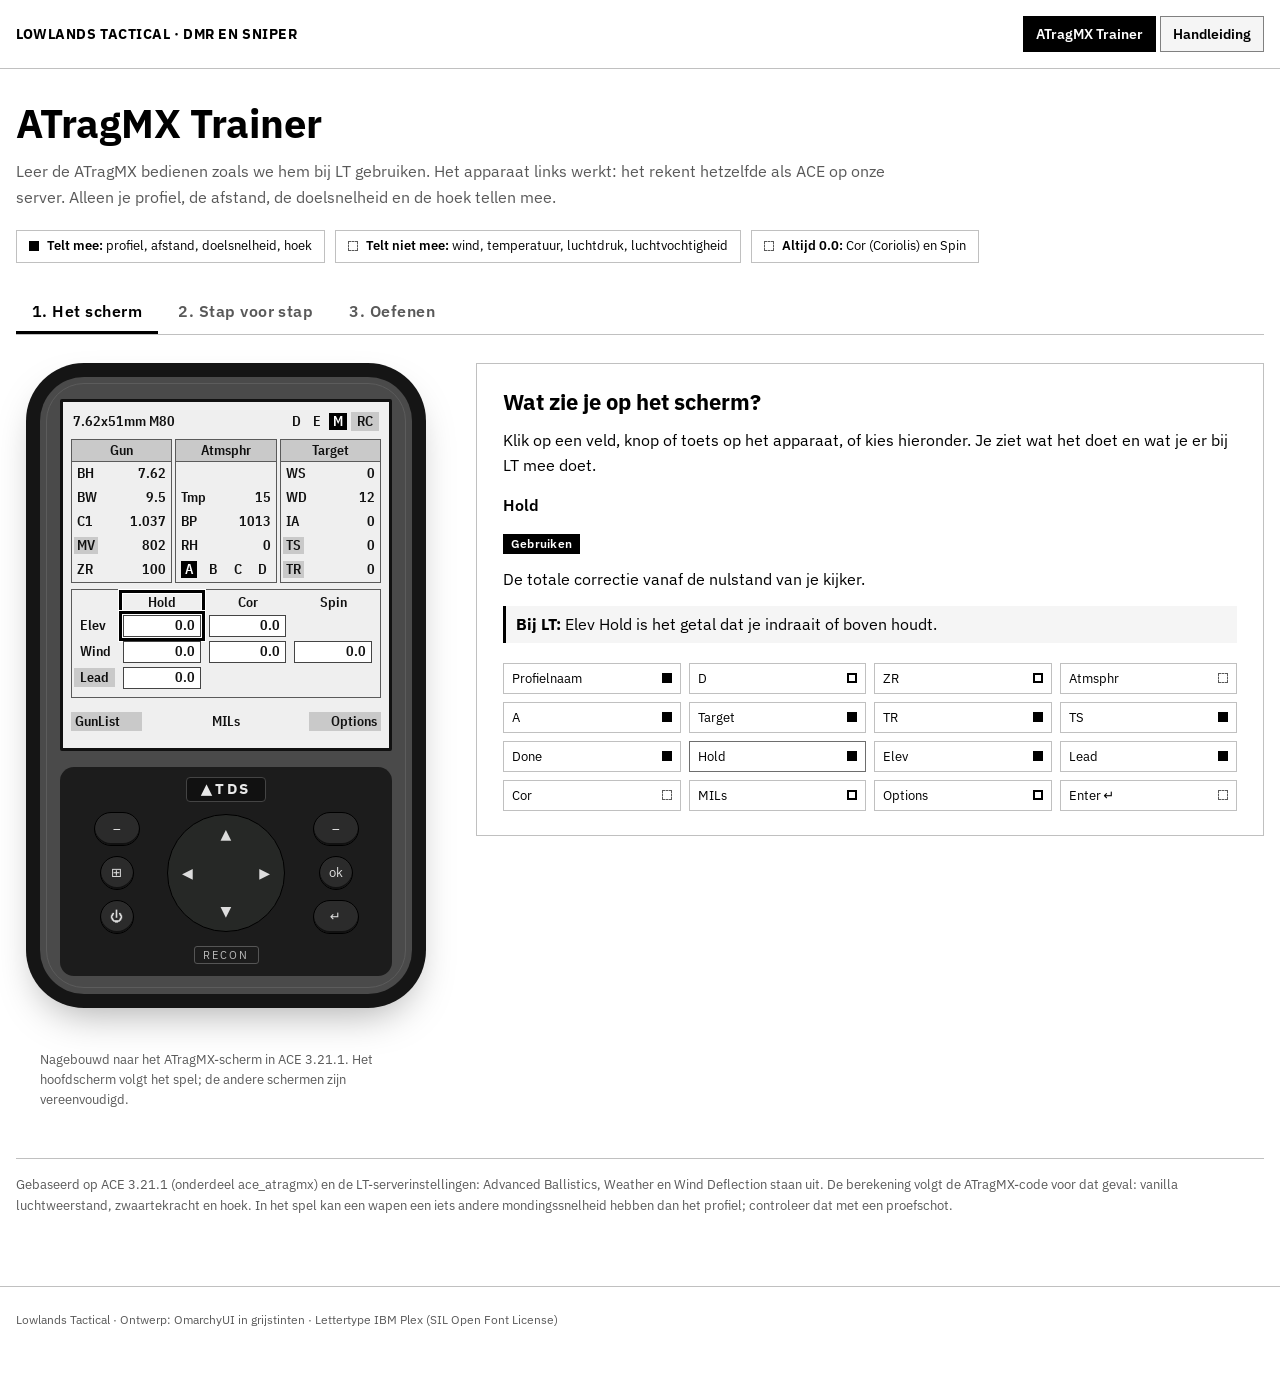
<file: index.html>
<!doctype html>
<html lang="nl">
<head>
<meta charset="utf-8">
<meta name="viewport" content="width=device-width, initial-scale=1, viewport-fit=cover">
<title>ATragMX Trainer · Lowlands Tactical</title>
<meta name="description" content="Interactieve ATragMX-training voor DMR en sniper bij Lowlands Tactical, afgestemd op onze ACE-serverinstellingen.">
<link rel="stylesheet" href="assets/omarchyui.css">
<link rel="stylesheet" href="assets/lt.css">
<link rel="preconnect" href="https://fonts.googleapis.com">
<link rel="preconnect" href="https://fonts.gstatic.com" crossorigin>
<link rel="stylesheet" href="https://fonts.googleapis.com/css2?family=IBM+Plex+Mono:wght@400;600&family=IBM+Plex+Sans+Condensed:wght@500;600;700&family=IBM+Plex+Sans:wght@400;500;600;700&display=swap">
<style>
/* Layout: werkbank. Links het apparaat (blijft staan), rechts de les die erbij hoort. Op telefoon onder elkaar. */
/* Kleuren en letters komen uit OmarchyUI (assets/omarchyui.css + assets/lt.css). Hier alleen aliassen. */
:root{
  --fg:var(--ink); --muted:var(--ink-muted);
  --hi:var(--ink); --hi-soft:var(--selected);
  --ok:var(--ink); --ok-soft:var(--selected); --warn:var(--ink); --warn-soft:var(--surface-sunken); --no:var(--ink-muted); --no-soft:transparent;
  --f-display:var(--font-sans); --f-body:var(--font-text); --f-mono:var(--font-sans);
  --f-lcd:var(--font-text);
  /* Apparaat: vaste grijstinten, in beide thema's gelijk */
  --rubber:#151515; --olive:#4a4a4a; --olive-hi:#5c5c5c; --keys:#1c1c1c; --key:#2b2b2b; --lcd:#efefef; --lcd-ink:#111; --lcd-btn:#c9c9c9; --lcd-line:#5a5a5a;
}
*{box-sizing:border-box}
body{margin:0}
.wrap{max-width:1760px;margin:0 auto;padding-inline:16px;padding-block:24px 48px}
header.top{display:grid;gap:10px;margin-bottom:18px}
.eyebrow{font-family:var(--f-display);font-weight:600;letter-spacing:.12em;text-transform:uppercase;color:var(--accent);font-size:14px}
h1{font-family:var(--f-display);font-weight:700;font-size:clamp(34px,5vw,52px);line-height:1;margin:0;text-wrap:balance}
.lead{max-width:68ch;color:var(--muted);margin:0}
.rules{display:flex;flex-wrap:wrap;gap:8px;margin-top:4px}
.rule{display:inline-flex;gap:6px;align-items:center;border:1px solid var(--line);background:var(--surface);border-radius:999px;padding:4px 12px;font-size:13px}
.rule b{font-weight:600}
.dot{width:8px;height:8px;border-radius:50%;flex:none}
.dot.ok{background:var(--ok)} .dot.no{background:var(--no)} .dot.warn{background:var(--warn)}

nav.tabs{display:flex;gap:4px;border-bottom:1px solid var(--line);margin:18px 0 20px;overflow-x:auto}
nav.tabs button{font-family:var(--f-display);font-size:19px;font-weight:600;letter-spacing:.03em;background:none;border:0;border-bottom:3px solid transparent;color:var(--muted);padding:8px 14px;cursor:pointer;white-space:nowrap}
nav.tabs button[aria-selected="true"]{color:var(--fg);border-bottom-color:var(--accent)}
nav.tabs button:focus-visible{outline:2px solid var(--hi);outline-offset:2px}

.bench{display:grid;grid-template-columns:minmax(0,420px) minmax(0,1fr);gap:40px;align-items:start}
@media (max-width:880px){.bench{grid-template-columns:minmax(0,1fr)}}
.devcol{position:sticky;top:calc(env(safe-area-inset-top,0px) + 12px);max-width:400px;width:100%;justify-self:center}
@media (max-width:880px){.devcol{position:static}}

/* Het apparaat: TDS Recon met ATragMX */
.pda{background:var(--olive);border-radius:44px;padding:22px 20px 18px;position:relative;box-shadow:0 0 0 14px var(--rubber),0 18px 40px rgba(0,0,0,.35);margin:14px}
.pda::before{content:"";position:absolute;inset:6px;border-radius:38px;border:1px solid var(--olive-hi);pointer-events:none}
.screen{background:var(--lcd);color:var(--lcd-ink);font-family:var(--f-lcd);font-weight:600;font-size:13.5px;line-height:1.25;padding:10px 8px 8px;min-height:352px;position:relative;border:3px solid #111;border-radius:2px}
.keys{background:var(--keys);border-radius:14px;margin-top:16px;padding:10px 14px 12px;display:grid;grid-template-columns:1fr auto 1fr;grid-template-rows:auto auto auto;gap:6px 8px;align-items:center;justify-items:center}
.brand{grid-column:1/-1;font-family:var(--f-display);font-weight:700;letter-spacing:.18em;color:#e8e8e8;background:#111;border:1px solid #444;border-radius:4px;padding:0 14px;font-size:15px}
.k{background:var(--key);color:#ddd;border:1px solid #000;border-radius:50%;width:34px;height:34px;display:grid;place-items:center;font-size:13px;cursor:pointer;box-shadow:inset 0 -2px 0 rgba(0,0,0,.6)}
.k:hover{background:#3b3e39}
.k.wide{border-radius:18px;width:46px}
.dpad{grid-row:2/4;grid-column:2;width:118px;height:118px;border-radius:50%;background:#262826;border:1px solid #000;display:grid;grid-template-columns:repeat(3,1fr);grid-template-rows:repeat(3,1fr);place-items:center}
.dpad button{background:none;border:0;color:#ddd;font-size:14px;cursor:pointer;width:32px;height:32px;border-radius:50%}
.dpad button:hover{background:#3b3e39}
.recon{grid-column:1/-1;font-family:var(--f-display);letter-spacing:.2em;font-size:11px;color:#bbb;border:1px solid #555;border-radius:3px;padding:0 8px;margin-top:2px}

.top-line{display:flex;justify-content:space-between;align-items:center;gap:6px;margin:0 2px 8px}
.prof{white-space:nowrap;overflow:hidden;text-overflow:ellipsis}
.units{display:flex;gap:4px;align-items:center}
.u{background:none;border:0;font:inherit;color:inherit;padding:0 4px;cursor:pointer}
.u.on{background:#000;color:#fff}
.sbtn{background:var(--lcd-btn);border:0;font:inherit;color:inherit;padding:1px 6px;cursor:pointer}
.sbtn:hover{filter:brightness(.93)}
.cols{display:grid;grid-template-columns:repeat(3,minmax(0,1fr));gap:3px}
.col{border:1px solid var(--lcd-line)}
.col .hd{display:block;width:100%;text-align:center;background:var(--lcd-btn);border:0;border-bottom:1px solid var(--lcd-line);font:inherit;color:inherit;padding:2px 0;cursor:pointer}
.col .hd:hover{filter:brightness(.93)}
.cr{display:flex;justify-content:space-between;align-items:center;padding:3px 5px;min-height:24px;gap:4px}
.cr .lbtn{background:var(--lcd-btn);border:0;font:inherit;color:inherit;padding:0 3px;margin-left:-3px;cursor:pointer}
.cr .v{font-variant-numeric:tabular-nums}
.slots{display:flex;justify-content:space-between;padding:3px 5px}
.slots button{background:none;border:0;font:inherit;color:inherit;padding:0 4px;cursor:pointer}
.slots button.on{background:#000;color:#fff}
.resbox{border:1px solid var(--lcd-line);margin-top:6px;padding:4px 8px 8px;display:grid;grid-template-columns:auto repeat(3,minmax(0,1fr));gap:4px 8px;align-items:center}
.resbox .h{text-align:center}
.box{border:1px solid #444;background:#fff;text-align:right;padding:1px 5px;font-variant-numeric:tabular-nums;min-height:22px}
.bot{display:flex;justify-content:space-between;align-items:center;margin-top:14px}
.warnbar{background:#d4d4d4;color:#111;border:1px solid #111;font-family:var(--f-body);font-weight:500;font-size:11.5px;padding:2px 6px;margin-bottom:6px}
[data-k].hl{outline:3px solid var(--hi);outline-offset:1px;animation:pulse 1.4s ease-in-out infinite}
@keyframes pulse{50%{outline-color:transparent}}
@media (prefers-reduced-motion:reduce){[data-k].hl{animation:none}}
.explaining [data-k]{cursor:help}
.title-bar{background:#000;color:#fff;padding:2px 6px;margin:-10px -8px 8px}
.tgt-form{display:grid;gap:7px;padding:52px 4px 0}
.tbar{display:grid;grid-template-columns:repeat(4,1fr);gap:2px;background:var(--lcd-btn);margin:44px -4px 0}
.tbar button{background:var(--lcd-btn);border:0;font:inherit;color:inherit;padding:3px 0;cursor:pointer}
.tbar button+button{border-left:2px solid var(--lcd)}
.tbar button:hover{filter:brightness(.93)}
.tgt-form .sub{font-size:11px;color:#666;margin-right:2px}
.tgt-form .f{display:grid;grid-template-columns:minmax(0,1fr) auto;gap:6px;align-items:center}
.tgt-form input{width:62px;font:inherit;padding:1px 4px;border:1px solid #444;background:#fff;color:#000;text-align:right;border-radius:0}
.tgt-form input:focus{outline:2px solid #1d3f8a}
.tgt-form .pair{display:flex;gap:4px}
.tgt-form .pair{align-items:center}
.tgt-form .pair input{width:44px}
.list{display:grid;gap:1px;max-height:280px;overflow:auto}
.list button{text-align:left;font:inherit;background:none;border:0;padding:3px 6px;cursor:pointer;color:inherit}
.list button.on{background:#000;color:#fff}
.list button:hover:not(.on){background:#ddd}
.gl{display:grid;grid-template-columns:minmax(0,1.25fr) minmax(0,1fr);gap:10px;min-height:330px}
.gl-h{background:var(--lcd-btn);padding:2px 6px;margin-bottom:4px}
.gl .list{max-height:300px;border-right:6px solid #d6d6d6}
.gl .list button.on{background:var(--lcd-btn);color:inherit}
.gl-r{display:flex;flex-direction:column;gap:6px}
.gl-r .sbtn{text-align:right;padding:2px 6px}
.gl-r span{min-height:8px}
.gl-r .gl-sp{flex:1}
.optbg{position:absolute;inset:0;background:transparent;border:0;padding:0;cursor:default}
.optpop{position:absolute;right:8px;top:38%;width:56%;background:#fff;border:1px solid #333;display:grid;padding:2px 0;box-shadow:0 2px 6px rgba(0,0,0,.25)}
.optpop button{text-align:left;background:none;border:0;font:inherit;color:inherit;padding:1px 10px;cursor:pointer}
.optpop button.on{background:#e6e6e6}
.optpop button:hover{background:#d9d9d9}
.ra{padding:28px 4px 0}
.ra-note{font-size:12px;line-height:1.3;margin:0 0 18px}
.ra-r{display:grid;grid-template-columns:minmax(0,1fr) 22px 70px 74px;gap:6px;align-items:center;margin-bottom:10px}
.ra-r .ra-l{text-align:right}
.ra-r input{font:inherit;width:100%;padding:1px 4px;border:1px solid #444;background:#fff;color:#000;text-align:right}
.ra-r input:focus{outline:2px solid #1d3f8a}
.ra-x{text-align:center;padding:1px 0}
.ra-u{text-align:left;background:var(--lcd-btn);padding:1px 6px;min-height:20px}
.ra-r:first-of-type{grid-template-columns:minmax(0,1fr) auto}
.ra-hw{display:flex;gap:0;background:#fff;border:1px solid #fff}
.ra-hw .u{padding:1px 8px}
.sa-r{display:grid;grid-template-columns:minmax(0,1fr) 70px 74px;gap:6px;align-items:center;margin-bottom:12px}
.sa-r .ra-l{text-align:right}
.sa-r input{font:inherit;width:100%;padding:1px 4px;border:1px solid #444;background:#fff;color:#000;text-align:right}
.sa-r input:focus{outline:2px solid #1d3f8a}
.sa-timer{display:grid;gap:14px;justify-items:center;padding-top:228px}
.sa-time{font-size:26px;font-weight:700;font-variant-numeric:tabular-nums}
.sa-stop{padding:3px 18px}
.rc-top{display:flex;justify-content:space-between;align-items:center;margin:2px 0 8px}
.rc-btns{display:flex;gap:0;background:var(--lcd-btn)}
.rc-btns .sbtn{padding:1px 8px}
.rc thead th{background:var(--lcd-btn);position:sticky;top:0}
.rc-col{background:none;border:0;font:inherit;color:inherit;padding:0;cursor:pointer}
.atm-top{display:flex;justify-content:flex-end;align-items:center;gap:8px;margin:0 0 54px}
.atm-cm{border:1px solid #333;margin:0;padding:2px 10px 6px;display:flex;gap:4px;min-width:150px}
.atm-cm legend{padding:0 2px;font:inherit}
.atm-r{grid-template-columns:minmax(0,1fr) 64px}
.sc-f{justify-content:space-between;margin:0 6px 26px}
.sc-f .u{padding:1px 8px}
.sc-b{display:flex;justify-content:center;gap:12px;margin-top:30px}
.sc-b .sbtn{padding:2px 18px}
.rc{width:100%;border-collapse:collapse;font-variant-numeric:tabular-nums}
.rc th,.rc td{text-align:left;padding:2px 6px}
.rcwrap{max-height:322px;overflow:auto;border-right:6px solid #d6d6d6}
.msg{font-family:var(--f-body);font-weight:400;font-size:13px;margin:4px 2px 10px}

/* Rechterkolom */
.panel{min-width:0}
.card{background:var(--surface);border:1px solid var(--line);border-radius:10px;padding:18px 20px}
.panel h2{font-family:var(--f-display);font-weight:700;font-size:28px;line-height:1.1;margin:0 0 6px;text-wrap:balance}
.panel p{margin:0 0 10px;max-width:66ch}
.muted{color:var(--muted)}
.chip{display:inline-block;font-size:12px;font-weight:600;border-radius:4px;padding:1px 8px;letter-spacing:.02em}
.chip.use{background:var(--ok-soft);color:var(--ok)}
.chip.check{background:var(--warn-soft);color:var(--warn)}
.chip.ignore{background:var(--no-soft);color:var(--no)}
.chip.never{background:var(--no);color:#fff}
.explain{display:grid;gap:8px;min-height:150px}
.explain .name{font-family:var(--f-mono);font-weight:600;font-size:16px}
.lt{border-left:3px solid var(--accent);padding:6px 10px;background:var(--bg);border-radius:0 6px 6px 0}
.lt b{color:var(--accent)}
.legend{display:grid;grid-template-columns:repeat(auto-fill,minmax(140px,1fr));gap:6px;margin-top:12px}
.legend button{display:flex;justify-content:space-between;gap:6px;align-items:center;text-align:left;background:var(--bg);border:1px solid var(--line);border-radius:6px;padding:6px 8px;font-family:var(--f-mono);font-size:13px;color:var(--fg);cursor:pointer}
.legend button:hover,.legend button.on{border-color:var(--accent)}

ol.steps{list-style:none;padding:0;margin:12px 0 0;display:grid;gap:6px;counter-reset:s}
ol.steps li{counter-increment:s;display:grid;grid-template-columns:28px minmax(0,1fr);gap:10px;padding:10px 12px;border:1px solid var(--line);border-radius:8px;background:var(--bg)}
ol.steps li::before{content:counter(s);font-family:var(--f-display);font-weight:700;font-size:18px;line-height:1.3;color:var(--muted);text-align:center}
ol.steps li.done{opacity:.6}
ol.steps li.done::before{content:"✓";color:var(--ok)}
ol.steps li.now{border-color:var(--hi);background:var(--hi-soft)}
ol.steps li.now::before{color:var(--hi)}
ol.steps li.later{display:none}
ol.steps li.fin::before{content:"✓";color:var(--ok)}
.step-t{font-weight:600}
.step-d{color:var(--muted);font-size:14px;margin-top:2px}
.btn{font-family:var(--f-body);font-weight:600;font-size:14px;border-radius:6px;border:1px solid var(--accent);background:var(--accent);color:var(--accent-ink);padding:7px 14px;cursor:pointer}
.btn.ghost{background:transparent;color:var(--accent)}
.btn:focus-visible,.sbtn:focus-visible,.k:focus-visible,.legend button:focus-visible,.screen button:focus-visible{outline:2px solid var(--hi);outline-offset:2px}
.actions{display:flex;flex-wrap:wrap;gap:8px;margin-top:10px}
.progress{height:6px;background:var(--line);border-radius:3px;overflow:hidden;margin-top:10px}
.progress span{display:block;height:100%;background:var(--accent);transition:width .3s}

.call{font-family:var(--f-mono);font-size:15px;background:var(--bg);border:1px dashed var(--line);border-radius:8px;padding:10px 12px;margin:8px 0 12px}
.call .who{font-family:var(--f-display);font-size:13px;letter-spacing:.1em;text-transform:uppercase;color:var(--muted);display:block}
.facts{display:grid;grid-template-columns:repeat(auto-fit,minmax(150px,1fr));gap:8px;margin-bottom:12px}
.fact{background:var(--bg);border:1px solid var(--line);border-radius:8px;padding:8px 10px}
.fact .l{font-size:12px;color:var(--muted);text-transform:uppercase;letter-spacing:.06em}
.fact .val{font-family:var(--f-mono);font-weight:600;font-size:16px}
.dial{display:grid;grid-template-columns:repeat(auto-fit,minmax(220px,1fr));gap:14px}
.turret{background:var(--bg);border:1px solid var(--line);border-radius:8px;padding:10px 12px}
.turret .l{font-size:13px;color:var(--muted)}
.turret .read{font-family:var(--f-mono);font-size:26px;font-weight:600;font-variant-numeric:tabular-nums;margin:2px 0 6px}
.turret .bt{display:flex;flex-wrap:wrap;gap:4px}
.turret .bt button{font-family:var(--f-mono);font-size:13px;border:1px solid var(--line);background:var(--surface);color:var(--fg);border-radius:5px;padding:4px 8px;cursor:pointer}
.turret .bt button.on{border-color:var(--accent);color:var(--accent);font-weight:600}
.scopewrap{display:grid;grid-template-columns:minmax(0,240px) minmax(0,1fr);gap:16px;align-items:center;margin-top:14px}
@media (max-width:520px){.scopewrap{grid-template-columns:minmax(0,1fr)}}
.scope{max-width:240px;width:100%;aspect-ratio:1}
.verdict{font-family:var(--f-display);font-size:26px;font-weight:700}
.verdict.hit{color:var(--ok)} .verdict.miss{color:var(--no)}
.score{font-family:var(--f-mono);font-size:13px;color:var(--muted)}
table.sol{border-collapse:collapse;font-size:14px;margin-top:8px}
table.sol td{padding:3px 12px 3px 0;border-bottom:1px solid var(--line)}
table.sol td:last-child{font-family:var(--f-mono);font-variant-numeric:tabular-nums}
.foot{margin-top:28px;color:var(--muted);font-size:13px;max-width:80ch}

/* OmarchyUI: rechte hoeken, randen in plaats van kleur */
.card,.rule,.chip,.btn,.legend button,ol.steps li,.call,.fact,.turret,.turret .bt button,.progress,.progress span,.lt,nav.tabs button{border-radius:0}
.card{border-color:var(--line);background:var(--surface)}
.btn{border:1px solid var(--accent);background:var(--selected);color:var(--ink);font-family:var(--font-sans);min-height:var(--tap-min);padding:0 14px}
.btn:hover{background:var(--control-hover)}
.btn.ghost{border-color:var(--line-strong);background:var(--control-normal);color:var(--ink)}
.chip.use{background:var(--ink);color:var(--bg)}
.chip.check{background:transparent;color:var(--ink);border:1px solid var(--ink)}
.chip.ignore{background:transparent;color:var(--ink-muted);border:1px dashed var(--line-strong)}
.chip.never{background:var(--bg);color:var(--ink);border:2px solid var(--ink)}
.chip.never::before{content:"⚠ "}
.dot{border-radius:0;width:10px;height:10px}
.dot.ok{background:var(--ink)}
.dot.warn{background:transparent;border:2px solid var(--ink)}
.dot.no{background:transparent;border:1px dashed var(--ink-muted)}
ol.steps li.now{border-color:var(--ink);background:var(--selected)}
ol.steps li.now::before{color:var(--ink)}
ol.steps li.done::before{color:var(--ink)}
.lt{border-left-color:var(--ink);background:var(--surface-sunken)}
.lt b{color:var(--ink)}
.verdict.hit,.verdict.miss{color:var(--ink)}
.eyebrow{color:var(--ink-muted)}
nav.tabs button[aria-selected="true"]{border-bottom-color:var(--ink)}
.turret .bt button.on{border-color:var(--ink);color:var(--ink);background:var(--selected)}
[data-k].hl{outline:3px solid #000;box-shadow:0 0 0 5px #fff}
h1{font-weight:700;font-size:clamp(28px,4vw,40px);line-height:1.1}
.panel h2{font-size:22px}
.panel h3{font-size:17px}
nav.tabs button{font-size:16px}
.foot{border-top:1px solid var(--line);padding-top:12px}

/* Ruimte en uitlijning */
.wrap{padding-block:32px 56px}
header.top{gap:14px;margin-bottom:8px}
.lead{line-height:1.6;max-width:90ch}
.rules{gap:8px 10px;margin-top:6px}
.rule{display:inline-block;padding:6px 12px;line-height:1.45}
.rule .dot{display:inline-block;vertical-align:-1px;margin-right:8px}
nav.tabs{margin:28px 0 28px;flex-wrap:wrap;overflow-x:visible}
nav.tabs button{padding:10px 16px}
.card{padding:24px 26px}
.panel h2{margin:0 0 12px;line-height:1.25}
.panel p{margin:0 0 14px;line-height:1.6;max-width:90ch}
.explain{gap:12px;margin-top:6px}
.legend{margin-top:20px;gap:8px;grid-template-columns:repeat(auto-fill,minmax(170px,1fr))}
ol.steps{margin-top:18px;gap:10px}
ol.steps li{padding:14px 16px}
.step-d{margin-top:4px;line-height:1.55}
.progress{margin-top:16px}
.actions{margin-top:18px;gap:10px}
.call{margin:12px 0 16px;padding:12px 14px}
.facts{gap:10px;margin-bottom:16px}
.fact{padding:10px 12px}
.dial{gap:16px;margin-top:4px}
.turret{padding:14px 16px}
.turret .read{margin:4px 0 10px}
.scopewrap{margin-top:24px;gap:24px}
.scope{color:var(--ink)}
.devcap{font-size:13px;line-height:1.55;margin:56px 0 0 14px;max-width:46ch}
.foot{margin-top:48px;padding-top:16px;line-height:1.6;max-width:none}
/* Toetsenblok: zelfde indeling als de TDS Recon */
.keys{grid-template-rows:auto repeat(3,auto);row-gap:10px}
.keys .brand{grid-row:1;grid-column:1/-1}
.dpad{grid-row:2/5;grid-column:2}
#k-sl{grid-row:2;grid-column:1} #k-sr{grid-row:2;grid-column:3}
#k-win{grid-row:3;grid-column:1} #k-ok{grid-row:3;grid-column:3}
#k-power{grid-row:4;grid-column:1} #k-enter{grid-row:4;grid-column:3}
.keys .recon{grid-row:5;grid-column:1/-1}
/* Telefoon: apparaat past binnen de breedte */
@media (max-width:520px){
  .pda{margin:12px 12px 14px;padding:16px 10px 14px;border-radius:30px;box-shadow:0 0 0 10px var(--rubber),0 12px 28px rgba(0,0,0,.35)}
  .pda::before{border-radius:26px}
  .screen{font-size:12px;padding:8px 6px 6px}
  .cr{padding:3px 3px}
  .resbox{padding:4px 5px 6px;gap:4px 5px}
  .card{padding:18px 16px}
  .devcap{margin-top:40px}
}

/* Lettertypes: IBM Plex Sans voor alles, Plex Mono voor getallen en meldingen, Plex Sans Condensed op het apparaatscherm */
.o-root, .o-root *{font-family:var(--font-text) !important}
.turret .read, .call, .fact .val, .score, table.sol td:last-child{font-family:var(--font-num) !important}
.screen, .screen *{font-family:"IBM Plex Sans Condensed","Arial Narrow",Arial,sans-serif !important}
</style>

</head>
<body class="o-root">
<header class="site">
  <span class="site-name">Lowlands Tactical · DMR en sniper</span>
  <nav class="site-nav" aria-label="Pagina's"><a href="index.html" aria-current="page">ATragMX Trainer</a><a href="handleiding.html">Handleiding</a></nav>
</header>
<div class="wrap">
  <header class="top">
    <h1>ATragMX Trainer</h1>
    <p class="lead">Leer de ATragMX bedienen zoals we hem bij LT gebruiken. Het apparaat links werkt: het rekent hetzelfde als ACE op onze server. Alleen je profiel, de afstand, de doelsnelheid en de hoek tellen mee.</p>
    <div class="rules" aria-label="Wat telt mee op onze server">
      <span class="rule"><span class="dot ok"></span><b>Telt mee:</b> profiel, afstand, doelsnelheid, hoek</span>
      <span class="rule"><span class="dot no"></span><b>Telt niet mee:</b> wind, temperatuur, luchtdruk, luchtvochtigheid</span>
      <span class="rule"><span class="dot no"></span><b>Altijd 0.0:</b> Cor (Coriolis) en Spin</span>
    </div>
  </header>

  <nav class="tabs" role="tablist" aria-label="Onderdelen">
    <button role="tab" id="tab-uitleg" aria-selected="true" data-tab="uitleg">1. Het scherm</button>
    <button role="tab" id="tab-stappen" aria-selected="false" data-tab="stappen">2. Stap voor stap</button>
    <button role="tab" id="tab-oefenen" aria-selected="false" data-tab="oefenen">3. Oefenen</button>
  </nav>

  <div class="bench">
    <div class="devcol">
      <div class="pda" aria-label="Gesimuleerde ATragMX">
        <div class="screen" id="screen"></div>
        <div class="keys">
          <div class="brand">▲TDS</div>
          <button class="k wide" type="button" id="k-sl" data-k="k-soft" aria-label="Softkey links">–</button>
          <div class="dpad">
            <span></span><button type="button" id="k-up" data-k="k-pad" aria-label="Vorig profiel">▲</button><span></span>
            <button type="button" id="k-left" data-k="k-pad" aria-label="Vorig doel">◀</button><span></span><button type="button" id="k-right" data-k="k-pad" aria-label="Volgend doel">▶</button>
            <span></span><button type="button" id="k-down" data-k="k-pad" aria-label="Volgend profiel">▼</button><span></span>
          </div>
          <button class="k wide" type="button" id="k-sr" data-k="k-soft" aria-label="Softkey rechts">–</button>
          <button class="k" type="button" id="k-win" data-k="k-win" aria-label="Windows-toets">⊞</button>
          <button class="k" type="button" id="k-ok" data-k="k-ok" aria-label="OK">ok</button>
          <button class="k" type="button" id="k-power" data-k="k-power" aria-label="Aan/uit">⏻</button>
          <button class="k wide" type="button" id="k-enter" data-k="k-enter" aria-label="Enter">↵</button>
          <div class="recon">RECON</div>
        </div>
      </div>
      <p class="muted devcap">Nagebouwd naar het ATragMX-scherm in ACE 3.21.1. Het hoofdscherm volgt het spel; de andere schermen zijn vereenvoudigd.</p>
    </div>

    <div class="panel">
      <section id="p-uitleg" role="tabpanel" aria-labelledby="tab-uitleg">
        <div class="card">
          <h2>Wat zie je op het scherm?</h2>
          <p>Klik op een veld, knop of toets op het apparaat, of kies hieronder. Je ziet wat het doet en wat je er bij LT mee doet.</p>
          <div class="explain" id="explain" aria-live="polite"></div>
          <div class="legend" id="legend"></div>
        </div>
      </section>

      <section id="p-stappen" role="tabpanel" aria-labelledby="tab-stappen" hidden>
        <div class="card">
          <h2>Twee doelen, van begin tot eind</h2>
          <p>Volg de gemarkeerde stap. Je doet het op het apparaat; de stap gaat vanzelf door als het goed is.</p>
          <div class="progress" aria-hidden="true"><span id="prog" style="width:0%"></span></div>
          <ol class="steps" id="steps"></ol>
          <div class="actions"><button class="btn ghost" type="button" id="restart">Opnieuw beginnen</button></div>
        </div>
      </section>

      <section id="p-oefenen" role="tabpanel" aria-labelledby="tab-oefenen" hidden>
        <div class="card">
          <h2>Oefenen met een spottermelding</h2>
          <p>Je krijgt een melding van je spotter. Reken het schot uit op de ATragMX, draai in, houd voor en schiet.</p>
          <div id="scen"></div>
          <div class="dial">
            <div class="turret">
              <div class="l">Elevatietoren (mil boven nul)</div>
              <div class="read" id="r-elev">0.0</div>
              <div class="bt">
                <button type="button" data-de="-1">−1.0</button><button type="button" data-de="-0.1">−0.1</button>
                <button type="button" data-de="0.1">+0.1</button><button type="button" data-de="1">+1.0</button>
                <button type="button" data-de="0">Nul</button>
              </div>
            </div>
            <div class="turret">
              <div class="l">Voorhouden (mil)</div>
              <div class="read" id="r-lead">0.0</div>
              <div class="bt">
                <button type="button" data-dl="-0.1">−0.1</button><button type="button" data-dl="0.1">+0.1</button><button type="button" data-dl="0">0</button>
                <button type="button" data-side="L" id="side-L">Links</button><button type="button" data-side="R" id="side-R">Rechts</button>
              </div>
            </div>
          </div>
          <div class="actions">
            <button class="btn" type="button" id="fire">Schot</button>
            <button class="btn ghost" type="button" id="showsol">Toon oplossing</button>
            <button class="btn ghost" type="button" id="next">Nieuwe melding</button>
          </div>
          <div class="scopewrap">
            <svg class="scope" id="scope" viewBox="-100 -100 200 222" role="img" aria-label="Kijkerbeeld met inslag"></svg>
            <div aria-live="polite">
              <div class="verdict" id="verdict">Nog niet geschoten</div>
              <p id="spotcall" class="muted" style="margin:4px 0 6px">Je spotter meldt hier de inslag.</p>
              <div class="score" id="score">Raak 0 van 0</div>
              <div id="sol"></div>
            </div>
          </div>
        </div>
      </section>
    </div>
  </div>

  <p class="foot">Gebaseerd op ACE 3.21.1 (onderdeel ace_atragmx) en de LT-serverinstellingen: Advanced Ballistics, Weather en Wind Deflection staan uit. De berekening volgt de ATragMX-code voor dat geval: vanilla luchtweerstand, zwaartekracht en hoek. In het spel kan een wapen een iets andere mondingssnelheid hebben dan het profiel; controleer dat met een proefschot.</p>
</div>

<script>
(function(){
"use strict";
// ATragMX-profielen uit ACE 3.21.1 (fnc_initGunList): naam, MV m/s, ZR m, airFriction, boorhoogte cm, kogelgewicht g
var GUNS=[
  {n:"12.7x108mm", mv:820, zr:100, af:-0.00065098, bh:8.89, bw:48.28, d:12.7, tw:38.1},
  {n:"12.7x108mm APDS", mv:1060, zr:100, af:-0.00036, bh:8.89, bw:27.95, d:11.08, tw:38.1},
  {n:"12.7x99mm AMAX", mv:852, zr:100, af:-0.00037397, bh:8.89, bw:48.6, d:12.7, tw:38.1},
  {n:"12.7x99mm", mv:892, zr:100, af:-0.00058679, bh:8.89, bw:41.92, d:12.7, tw:38.1},
  {n:"12.7x54mm", mv:295, zr:100, af:-0.00037716, bh:6.35, bw:48.2, d:11.9, tw:25.0},
  {n:".50 Beowulf", mv:549, zr:100, af:-0.00209809, bh:6.6, bw:21.64, d:12.7, tw:50.8},
  {n:".408 CheyTac 305gr", mv:1059, zr:100, af:-0.00065414, bh:7.37, bw:19.76, d:10.4, tw:33.02},
  {n:".408 CheyTac 419gr", mv:859, zr:100, af:-0.00046249, bh:7.37, bw:27.15, d:10.4, tw:33.02},
  {n:"9.3×64mm", mv:780, zr:100, af:-0.00080801, bh:8.13, bw:17.0, d:9.65, tw:36.0},
  {n:".338LM 250gr", mv:872, zr:100, af:-0.00060841, bh:7.37, bw:16.2, d:8.58, tw:25.4},
  {n:".338LM 300gr", mv:792, zr:100, af:-0.00055706, bh:7.37, bw:19.44, d:8.58, tw:25.4},
  {n:".338LM API526", mv:872, zr:100, af:-0.0006922, bh:7.37, bw:16.39, d:8.58, tw:25.4},
  {n:".300WM Mk248 Mod0", mv:857, zr:100, af:-0.00072468, bh:7.37, bw:12.31, d:7.8, tw:25.4},
  {n:".300WM Mk248 Mod1", mv:839, zr:100, af:-0.00063027, bh:7.37, bw:14.26, d:7.8, tw:25.4},
  {n:".300WM Berger OTM", mv:792, zr:100, af:-0.00054587, bh:7.37, bw:14.9, d:7.8, tw:25.4},
  {n:"7.62x54mmR", mv:828, zr:100, af:-0.00103739, bh:7.11, bw:9.849, d:7.92, tw:24.13},
  {n:"7.62x51mm M80", mv:802, zr:100, af:-0.00103711, bh:7.62, bw:9.461, d:7.82, tw:25.4},
  {n:"7.62x51mm M118LR", mv:757, zr:100, af:-0.00085157, bh:7.62, bw:11.34, d:7.82, tw:25.4},
  {n:"7.62x51mm Mk316", mv:781, zr:100, af:-0.00084311, bh:7.62, bw:11.34, d:7.82, tw:25.4},
  {n:"7.62x51mm Mk319", mv:900, zr:100, af:-0.00104515, bh:7.62, bw:8.424, d:7.82, tw:25.4},
  {n:"7.62x51mm M993", mv:912, zr:100, af:-0.0010939, bh:7.62, bw:8.23, d:7.82, tw:25.4},
  {n:"7.62x51mm Subsonic", mv:314, zr:100, af:-0.00060194, bh:6.86, bw:12.96, d:7.82, tw:25.4},
  {n:"7.62x39mm", mv:715, zr:100, af:-0.00154815, bh:7.62, bw:7.97, d:7.92, tw:24.0},
  {n:"6.5x39mm", mv:766, zr:100, af:-0.00077363, bh:6.35, bw:7.97, d:6.71, tw:22.86},
  {n:"6.5x47mm Lapua", mv:767, zr:100, af:-0.00069003, bh:6.35, bw:9.007, d:6.71, tw:22.86},
  {n:"6.5mm Creedmor", mv:822, zr:100, af:-0.00062437, bh:6.35, bw:9.072, d:6.71, tw:22.86},
  {n:"5.8x42mm DBP87", mv:942, zr:100, af:-0.00121087, bh:9.91, bw:4.15, d:6.0, tw:24.4},
  {n:"5.8x42mm DBP88", mv:895, zr:100, af:-0.00096786, bh:8.89, bw:5.0, d:6.0, tw:20.6},
  {n:"5.56x45mm M855", mv:862, zr:100, af:-0.00130094, bh:7.11, bw:4.018, d:5.7, tw:17.78},
  {n:"5.56x45mm Mk262", mv:812, zr:100, af:-0.00111805, bh:7.11, bw:4.99, d:5.7, tw:17.78},
  {n:"5.56x45mm Mk318", mv:872, zr:100, af:-0.0012588, bh:7.11, bw:4.018, d:5.7, tw:17.78},
  {n:"5.56x45mm M995", mv:861, zr:100, af:-0.00126182, bh:7.11, bw:4.536, d:5.7, tw:17.78},
  {n:"5.45x39mm 7N6M", mv:735, zr:100, af:-0.00119458, bh:3.81, bw:3.43, d:5.6, tw:16.0}
];
function curGun(){return S.wm||GUNS[S.gun];}
function gi(n){for(var i=0;i<GUNS.length;i++){if(GUNS[i].n===n) return i;} return 0;}
var WEAPONS=[
  {w:"Mk18 ABR", g:gi("7.62x51mm M80")}, {w:"M40A5", g:gi("7.62x51mm M80")}, {w:"M40A5 met M118LR", g:gi("7.62x51mm M118LR")},
  {w:"Rahim", g:gi("7.62x54mmR")}, {w:"MXM", g:gi("6.5x39mm")}, {w:"SAM-R met M855", g:gi("5.56x45mm M855")}, {w:"SAM-R met Mk262", g:gi("5.56x45mm Mk262")}
];
var G=9.8066, UNITS=["MILs","TMOA","SMOA","Clicks"];

// Vanilla-baan zoals ace_atragmx_fnc_calculate_solution zonder Advanced Ballistics
function fly(angDeg,gun,range,ia){
  var a=(angDeg+ia)*Math.PI/180, b=angDeg*Math.PI/180;
  var g=[0,Math.sin(a)*-G,Math.cos(a)*-G];
  var p=[0,0,-gun.bh/100], v=[0,Math.cos(b)*gun.mv,Math.sin(b)*gun.mv], last=p.slice(), t=0, dt=1/Math.round(gun.mv), i;
  while(t<15 && p[1]<range){
    var s=Math.hypot(v[0],v[1],v[2]);
    var acc=[v[0]*s*gun.af+g[0], v[1]*s*gun.af+g[1], v[2]*s*gun.af+g[2]];
    last=p.slice();
    for(i=0;i<3;i++){p[i]+=v[i]*dt*0.5;}
    for(i=0;i<3;i++){v[i]+=acc[i]*dt;}
    for(i=0;i<3;i++){p[i]+=v[i]*dt*0.5;}
    t+=dt;
  }
  var f=(range-last[1])/((p[1]-last[1])||1);
  return {tz:last[2]+(p[2]-last[2])*f, t:t, v:Math.hypot(v[0],v[1],v[2])};
}
var zeroCache={};
function zeroAngle(gun){
  var key=gun.n+"|"+gun.zr+"|"+gun.mv+"|"+gun.af+"|"+gun.bh; if(zeroCache[key]!=null) return zeroCache[key];
  var lo=-1,hi=2; for(var i=0;i<50;i++){var m=(lo+hi)/2; if(fly(m,gun,gun.zr,0).tz>0) hi=m; else lo=m;}
  return (zeroCache[key]=(lo+hi)/2);
}
function solve(gun,range,ts,ia){
  if(!(range>0)) return null;
  var r=fly(zeroAngle(gun),gun,range,ia||0);
  return {elev:-Math.atan(r.tz/range)*1000, lead:(ts*r.t)/(Math.tan(0.001)*range), tof:r.t, v:r.v, e:0.5*(gun.bw/1000)*r.v*r.v*0.737562149};
}

// Toestand van het apparaat (beginwaarden zoals ace_atragmx_fnc_init)
function newSlot(){return {ws:0,ws2:0,wd:12,ia:0,ts:0,dir:"R",tr:0,lat:38,dof:0,res:null};}
var S={clk:{u:2,n:10}, clkT:null, wm:null, atm:{tbh:true,t:15,b:1013.25,h:0,a:0}, atmE:null, rcs:{start:500,end:2000,inc:50}, rcCol:3, sa:{tr:"0",nt:"",tm:"",est:"0",ntu:0}, ra:{useH:true,ts:"",is:"",an:"0",er:"0",tsu:2,isu:0}, gun:gi("7.62x51mm M80"), pick:0, opt:false, cor:true, cur:0, unit:"M", su:0, screen:"main", slot:0, slots:[newSlot(),newSlot(),newSlot(),newSlot()], wind2:false, explain:"Hold", tab:"uitleg"};

function el(id){return document.getElementById(id);}
function esc(s){return String(s).replace(/[&<>"]/g,function(c){return {"&":"&amp;","<":"&lt;",">":"&gt;",'"':"&quot;"}[c];});}
function r2(x){return Math.round(x*100)/100;}
function inUnit(mil){ if(S.su===0) return r2(mil); if(S.su===1) return r2(mil*3.4377468); if(S.su===2) return r2(mil*3.4377468*1.047); return Math.round(mil/clickMil()); }
function clickMil(){var u=S.clk.u, n=S.clk.n, moa=0.2908882; return (u===2?1:u===0?moa:moa/1.047)/n;}
// Schermnotatie zoals fnc_update_result: positief = getal, negatief = getal + D, nul = 0.0
function fmtElev(mil){var x=inUnit(mil); return x>0?String(x):x<0?Math.abs(x)+"D":"0.0";}
function fmtLead(mil,dir){var x=inUnit(mil); return x>0?x+(dir==="R"?"R":"L"):"0.0";}
function dec1(x){return (Math.round(x*10)/10).toFixed(1);}

function render(){
  var sc=el("screen"), gun=curGun(), t=S.slots[S.slot], h="", r=t.res;
  if(S.screen==="main"){
    if(S.unit!=="M") h+='<div class="warnbar">Eenheden staan niet op metrisch. Druk op M.</div>';
    if(!S.cor) h+='<div class="warnbar">Show Coriolis staat uit. Zet het aan via Options.</div>';
    if(S.su!==0) h+='<div class="warnbar">Resultaat staat in '+UNITS[S.su]+'. Druk op '+UNITS[S.su]+' tot MILs terugkomt.</div>';
    h+='<div class="top-line"><span class="prof" data-k="Profile">'+esc(gun.n)+'</span><span class="units" data-k="Units">'+
       ["D","E","M"].map(function(u){return '<button type="button" class="u'+(S.unit===u?' on':'')+'" data-unit="'+u+'" data-k="Units">'+u+'</button>';}).join("")+
       '<button type="button" class="sbtn" data-act="rc" data-k="RC">RC</button></span></div>';
    h+='<div class="cols">'+
      '<div class="col"><button type="button" class="hd" data-act="gun" data-k="Gun">Gun</button>'+
        cr("BH",gun.bh.toFixed(2))+cr("BW",gun.bw.toFixed(1))+cr("C1",(-gun.af*1000).toFixed(3))+
        '<div class="cr"><button type="button" class="lbtn" data-act="mv" data-k="MV">MV</button><span class="v">'+gun.mv+'</span></div>'+cr("ZR",gun.zr)+'</div>'+
      '<div class="col"><button type="button" class="hd" data-act="atm" data-k="Atmsphr">Atmsphr</button>'+
        '<div class="cr"></div>'+cr("Tmp",S.unit==="M"?String(Math.round(S.atm.t)):String(Math.round(S.atm.t*1.8+32)),"Atmsphr")+(S.atm.tbh?cr("BP",S.unit==="M"?String(Math.round(S.atm.b)):String(Math.round(S.atm.b/33.8638866667*100)/100),"Atmsphr")+cr("RH",String(Math.round(S.atm.h*100)),"Atmsphr"):cr("Alt",S.unit==="M"?String(Math.round(S.atm.a)):String(Math.round(S.atm.a*3.2808399)),"Atmsphr")+'<div class="cr"></div>')+
        '<div class="slots" data-k="Slots">'+["A","B","C","D"].map(function(x,i){return '<button type="button" class="'+(S.slot===i?'on':'')+'" data-slot="'+i+'" data-k="Slots">'+x+'</button>';}).join("")+'</div></div>'+
      '<div class="col"><button type="button" class="hd" data-act="target" data-k="Target">Target</button>'+
        cr("WS",t.ws)+cr("WD",t.wd)+cr("IA",t.ia)+
        '<div class="cr"><button type="button" class="lbtn" data-act="tsassist" data-k="TS">TS</button><span class="v">'+t.ts+'</span></div>'+
        '<div class="cr"><button type="button" class="lbtn" data-act="trassist" data-k="TR">TR</button><span class="v">'+t.tr+'</span></div></div>'+
    '</div>';
    h+=resBox(r,t);
    h+='<div class="bot"><button type="button" class="sbtn" data-act="gunlist" data-k="GunList" style="padding:1px 22px 1px 4px">GunList</button>'+
       '<button type="button" class="u" data-act="su" data-k="ScopeUnit">'+UNITS[S.su]+'</button>'+
       '<button type="button" class="sbtn" data-act="options" data-k="Options" style="padding:1px 4px 1px 22px">Options</button></div>';
    if(S.opt){
      var OPT=["Accuracy 1st","Muz Vel Table","Drag Coef Table","Target Speed Est","Target Range Est","Truing Drop",S.cor?"Show Coriolis *":"Show Coriolis","Set Clicks","Gun Note"];
      h+='<button type="button" class="optbg" data-act="optclose" aria-label="Menu sluiten"></button><div class="optpop" role="menu">'+OPT.map(function(o,i){return '<button type="button" role="menuitem" class="'+(i===0?'on':'')+'" data-opt="'+i+'" data-k="Opt'+i+'">'+o+'</button>';}).join("")+'</div>';
    }
  } else if(S.screen==="target"){
    var ic=(Math.round(Math.cos(t.ia*Math.PI/180)*100)/100);
    h+='<div class="tgt-form">'+
      fld("Latitude","t-lat",t.lat,"Latitude")+fld("Dir of Fire (deg from N)","t-dof",t.dof,"DoF")+
      '<div class="f" data-k="WS"><label for="t-ws">Wind Speed (m/s)</label><span class="pair"><span class="sub">1</span><input id="t-ws" inputmode="decimal" value="'+t.ws+'"><span class="sub">2</span><input id="t-ws2" inputmode="decimal" value="'+t.ws2+'" aria-label="Wind Speed 2"></span></div>'+
      fld("Wind Direction (clock)","t-wd",t.wd,"WD")+
      '<div class="f" data-k="IA"><label for="t-iad">Inclination Angle</label><span class="pair"><span class="sub">c</span><input id="t-iac" inputmode="decimal" value="'+ic+'" aria-label="Inclination Angle cosinus"><span class="sub">d</span><input id="t-iad" inputmode="decimal" value="'+t.ia+'"></span></div>'+
      '<div class="f" data-k="TS"><label for="t-ts">Target Speed (m/s)</label><span class="pair"><button class="sbtn" type="button" data-act="tsdir" data-k="TSdir" aria-label="Looprichting">'+(t.dir==="R"?"&gt;":"&lt;")+'</button><input id="t-ts" inputmode="decimal" value="'+t.ts+'"></span></div>'+
      fld("Target Range (meters)","t-tr",t.tr,"TR")+
      '</div><div class="tbar"><button type="button" data-act="done" data-k="Done">Done</button><button type="button" data-act="cancel" data-k="Cancel">Cancel</button><button type="button" data-act="noopkey" data-k="PrevNext">Prev</button><button type="button" data-act="noopkey" data-k="PrevNext">Next</button></div>';
  } else if(S.screen==="gunlist"){
    h+='<div class="gl"><div class="gl-l"><div class="gl-h">AtragGun.gun</div><div class="list" id="gl-list" style="position:relative">'+GUNS.map(function(g,i){return '<button type="button" class="'+(i===S.pick?'on':'')+'" data-pick="'+i+'" data-k="GunPick">'+esc(g.n)+'</button>';}).join("")+'</div></div>'+
      '<div class="gl-r"><button type="button" class="sbtn" data-act="opengun" data-k="OpenGun">Open Gun</button><button type="button" class="sbtn" data-act="noopkey" data-k="SaveGun">Save Gun</button><button type="button" class="sbtn" data-act="noopkey" data-k="AddGun">Add New Gun</button><span></span>'+
      '<button type="button" class="sbtn" data-act="noopkey" data-k="DelGun">Delete Gun</button><button type="button" class="sbtn" data-act="noopkey" data-k="Note">Note</button><span class="gl-sp"></span><button type="button" class="sbtn" data-act="cancel" data-k="GunDone">Done</button></div></div>';
  } else if(S.screen==="trassist"){
    var A=S.ra;
    h+='<div class="ra"><p class="ra-note">When using WIDTH to size a target, UP/Down Angle does not effect range calculation but will effect bullet drop.</p>'+
      '<div class="ra-r"><span class="ra-l">Using Target:</span><span class="ra-hw" data-k="RAhw"><button type="button" class="u'+(A.useH?' on':'')+'" data-act="rah">Height</button><button type="button" class="u'+(A.useH?'':' on')+'" data-act="raw">Width</button></span></div>'+
      '<div class="ra-r" data-k="RAsize"><span class="ra-l">Target Size</span><button type="button" class="sbtn ra-x" data-act="ra0" data-k="RAx">!</button><input id="ra-ts" inputmode="decimal" value="'+esc(A.ts)+'" aria-label="Target Size"><button type="button" class="sbtn ra-u" data-act="rau1" data-k="RAunit">'+RA_TU[A.tsu]+'</button></div>'+
      '<div class="ra-r" data-k="RAimg"><span class="ra-l">Image Size</span><button type="button" class="sbtn ra-x" data-act="ra1" data-k="RAx">!</button><input id="ra-is" inputmode="decimal" value="'+esc(A.is)+'" aria-label="Image Size"><button type="button" class="sbtn ra-u" data-act="rau2" data-k="RAunit">'+RA_IU[A.isu]+'</button></div>'+
      '<div class="ra-r" data-k="RAang"><span class="ra-l">Angle</span><span class="ra-x"></span><input id="ra-an" inputmode="decimal" value="'+esc(A.an)+'" aria-label="Angle"><span class="ra-u"></span></div>'+
      '<div class="ra-r" data-k="RAest"><span class="ra-l">Est Range</span><button type="button" class="sbtn ra-x" data-act="ra2" data-k="RAx">!</button><input id="ra-er" inputmode="decimal" value="'+esc(A.er)+'" aria-label="Est Range"><span class="ra-u" style="background:none">Meters</span></div>'+
      '</div><div class="tbar" style="margin-top:14px"><button type="button" data-act="radone" data-k="RAdone">Done</button><button type="button" data-act="cancel" data-k="Cancel">Cancel</button><button type="button" data-act="noopkey" data-k="PrevNext">Prev</button><button type="button" data-act="noopkey" data-k="PrevNext">Next</button></div>';
  } else if(S.screen==="tsassist"){
    var B=S.sa;
    h+='<div class="ra" style="padding-top:64px">'+
      '<div class="sa-r" data-k="SAtr"><span class="ra-l">Target Range</span><input id="sa-tr" inputmode="decimal" value="'+esc(B.tr)+'" aria-label="Target Range"><span>Meters</span></div>'+
      '<div class="sa-r" data-k="SAnt"><span class="ra-l">Num Ticks</span><input id="sa-nt" inputmode="decimal" value="'+esc(B.nt)+'" aria-label="Num Ticks"><button type="button" class="sbtn ra-u" data-act="sau" data-k="SAunit">'+RA_IU[B.ntu]+'</button></div>'+
      '<div class="sa-r" data-k="SAtm"><span class="ra-l">Time (secs)</span><input id="sa-tm" inputmode="decimal" value="'+esc(B.tm)+'" aria-label="Time"><button type="button" class="sbtn ra-u" data-act="sastart" data-k="SAstart">Start</button></div>'+
      '<div class="sa-r" data-k="SAest"><span class="ra-l">Est Speed</span><span class="ra-u" style="text-align:right">'+esc(B.est)+'</span><span>m/s</span></div>'+
      '</div><div class="tbar" style="margin-top:14px"><button type="button" data-act="sadone" data-k="SAdone">Done</button><button type="button" data-act="cancel" data-k="Cancel">Cancel</button><button type="button" data-act="noopkey" data-k="PrevNext">Prev</button><button type="button" data-act="noopkey" data-k="PrevNext">Next</button></div>';
  } else if(S.screen==="satimer"){
    h+='<div class="sa-timer"><div class="sa-time" id="sa-run">0.0</div><button type="button" class="sbtn sa-stop" data-act="sastop" data-k="SAstop">Stop</button></div>';
  } else if(S.screen==="gun"){
    var gg=curGun();
    h+='<div class="ra" style="padding-top:66px">'+
      gf("Bore&nbsp;&nbsp;&nbsp;&nbsp;&nbsp;&nbsp;&nbsp;&nbsp;(cm)","g-bh",r2(gg.bh),"GBH")+gf("Bullet Weight (grams)","g-bw",Math.round(gg.bw*10)/10,"GBW")+
      gf("Bullet Diam&nbsp;&nbsp;(cm)","g-d",Math.round(gg.d/10*1000)/1000,"GBD")+gf("C1 Coefficient","g-c1",Math.round(-gg.af*1000*1000)/1000,"GC1")+
      gf("Rifle Twist (cm/trn)","g-tw",Math.round(gg.tw*100)/100,"GTW")+gf("Muzzle Velocity (m/s)","g-mv",Math.round(gg.mv),"GMV")+gf("Zero Range (meters)","g-zr",Math.round(gg.zr),"GZR")+
      '</div><div class="tbar" style="margin-top:34px"><button type="button" data-act="gundone" data-k="GDone">Done</button><button type="button" data-act="cancel" data-k="Cancel">Cancel</button><button type="button" data-act="noopkey" data-k="PrevNext">Prev</button><button type="button" data-act="noopkey" data-k="PrevNext">Next</button></div>';
  } else if(S.screen==="setclicks"){
    var T=S.clkT;
    h+='<div class="ra" style="padding-top:100px">'+
      '<fieldset class="atm-cm sc-f" data-k="SCn"><legend>Show result in</legend>'+[1,2,3,4,8,10].map(function(n){return '<button type="button" class="u'+(T.n===n?' on':'')+'" data-scn="'+n+'">'+n+'</button>';}).join("")+'</fieldset>'+
      '<fieldset class="atm-cm sc-f" data-k="SCu"><legend>Clicks per</legend>'+["TMOA","SMOA","MILS"].map(function(u,i){return '<button type="button" class="u'+(T.u===i?' on':'')+'" data-scu="'+i+'">'+u+'</button>';}).join("")+'</fieldset>'+
      '<div class="sc-b"><button type="button" class="sbtn" data-act="scdone" data-k="SCdone">Done</button><button type="button" class="sbtn" data-act="cancel" data-k="Cancel">Cancel</button></div></div>';
  } else if(S.screen==="atm"){
    var M2=S.unit==="M", W=S.atmE;
    var lt=M2?"temperature (C)":"temperature (F)", lb=M2?"Barom Pres (milibars)":"Barom Pres (in.merc.)", la=M2?"Altitude (m)":"Altitude (ft)";
    h+='<div class="ra" style="padding-top:96px">'+
      '<div class="atm-top"><button type="button" class="sbtn" data-act="atmdef" data-k="ATdef">Default</button><fieldset class="atm-cm" data-k="ATcm"><legend>Calc Method</legend><button type="button" class="u'+(W.tbh?'':' on')+'" data-act="atmat">AT</button><button type="button" class="u'+(W.tbh?' on':'')+'" data-act="atmtbh">TBH</button></fieldset></div>'+
      (W.tbh?'':'<div class="sa-r atm-r" data-k="ATalt"><span>'+la+'</span><input id="at-a" inputmode="decimal" value="'+atmShow("a")+'" aria-label="'+la+'"></div>')+
      '<div class="sa-r atm-r" data-k="ATt"><span>'+lt+'</span><input id="at-t" inputmode="decimal" value="'+atmShow("t")+'" aria-label="'+lt+'"></div>'+
      (W.tbh?'<div class="sa-r atm-r" data-k="ATbp"><span>'+lb+'</span><input id="at-b" inputmode="decimal" value="'+atmShow("b")+'" aria-label="'+lb+'"></div>'+
             '<div class="sa-r atm-r" data-k="ATrh"><span>Relative Humidity (%)</span><input id="at-h" inputmode="decimal" value="'+atmShow("h")+'" aria-label="Relative Humidity"></div>':'')+
      '</div><div class="tbar" style="margin-top:26px"><button type="button" data-act="atmdone" data-k="ATdone">Done</button><button type="button" data-act="cancel" data-k="Cancel">Cancel</button><button type="button" data-act="noopkey" data-k="PrevNext">Prev</button><button type="button" data-act="noopkey" data-k="PrevNext">Next</button></div>';
  } else if(S.screen==="rc"){
    var t2=S.slots[S.slot], rows="", sos=331.3*Math.sqrt(1+15/273.15);
    for(var m=S.rcs.start; m<=S.rcs.end && m<=3000; m+=S.rcs.inc){
      if(m<=0) continue;
      var q=solve(gun,m,t2.ts,t2.ia), last;
      if(S.rcCol===0) last=String(S.wind2?0:r2(q.lead)); else if(S.rcCol===1) last=String(Math.round(q.v)); else if(S.rcCol===2) last=String(Math.round(q.e)); else last=String(r2(q.tof));
      rows+='<tr><td>'+m+(q.v<sos?'*':'')+'</td><td>'+String(inUnit(q.elev))+'</td><td>0</td><td>'+last+'</td></tr>';
    }
    h+='<div class="rc-top"><span>'+UNITS[S.su]+'</span><span class="rc-btns"><button type="button" class="sbtn" data-act="rcsetup" data-k="RCsetup">Setup</button><button type="button" class="sbtn" data-act="cancel" data-k="RCdone">Done</button></span></div>'+
      '<div class="rcwrap"><table class="rc"><thead><tr><th>Meters</th><th>Elev</th><th>Wind</th><th><button type="button" class="rc-col" data-act="rccol" data-k="RCcol">'+RC_COLS[S.rcCol]+'</button></th></tr></thead><tbody>'+rows+'</tbody></table></div>';
  } else if(S.screen==="rcsetup"){
    h+='<div class="ra" style="padding-top:150px">'+
      '<div class="sa-r" data-k="RCstart"><span class="ra-l">Start Range</span><input id="rc-s" inputmode="numeric" value="'+S.rcs.start+'" aria-label="Start Range"><span></span></div>'+
      '<div class="sa-r" data-k="RCend"><span class="ra-l">End Range</span><input id="rc-e" inputmode="numeric" value="'+S.rcs.end+'" aria-label="End Range"><span></span></div>'+
      '<div class="sa-r" data-k="RCinc"><span class="ra-l">Increment</span><input id="rc-i" inputmode="numeric" value="'+S.rcs.inc+'" aria-label="Increment"><span></span></div>'+
      '</div><div class="tbar" style="margin-top:40px"><button type="button" data-act="rcsdone" data-k="RCsdone">Done</button><button type="button" data-act="rcscancel" data-k="Cancel">Cancel</button><button type="button" data-act="noopkey" data-k="PrevNext">Prev</button><button type="button" data-act="noopkey" data-k="PrevNext">Next</button></div>';
  } else {
    var msg={mv:["Muzzle Velocity","Tabel met mondingssnelheid per temperatuur. Op onze server telt temperatuur niet mee. Niets wijzigen."],
             drag:["Drag Coef Table","Tabel met luchtweerstand per snelheid. Op onze server niet nodig. Niets wijzigen."],
             truing:["Truing Drop","Profiel bijstellen op basis van echte inslagen. Niet aanpassen zonder overleg met je teamleider."],
             noop:["Options","Dit onderdeel heb je bij LT niet nodig."]}[S.screen]||["",""];
    h+='<div class="title-bar">'+msg[0]+'</div><p class="msg">'+msg[1]+'</p><div class="bot"><button type="button" class="sbtn" data-act="cancel">Done</button></div>';
  }
  var pg=el("gl-list"), prevTop=pg?pg.scrollTop:null;
  sc.innerHTML=h;
  var gl=el("gl-list"), on=sc.querySelector("#gl-list .on"); if(gl){ if(prevTop!=null) gl.scrollTop=prevTop; else if(on) gl.scrollTop=on.offsetTop-120; }
  sc.classList.toggle("explaining",S.tab==="uitleg");
  highlight();
}
function resBox(r,t){
  var e=r?fmtElev(r.elev):"0.0", ld=S.wind2?"0.0":(r?fmtLead(r.lead,t.dir):"0.0");
  var leadBtn='<span><button type="button" class="sbtn" data-act="lead" data-k="Lead" style="margin-left:-6px">'+(S.wind2?"Wind2":"Lead")+'</button></span><span class="box" data-k="Lead">'+ld+'</span><span></span><span></span>';
  if(S.cor){
    return '<div class="resbox" data-k="Result"><span></span><span class="h" data-k="Hold">Hold</span><span class="h" data-k="Cor">Cor</span><span class="h" data-k="Spin">Spin</span>'+
      '<span data-k="Elev">Elev</span><span class="box" data-k="Hold">'+e+'</span><span class="box" data-k="Cor">0.0</span><span></span>'+
      '<span data-k="Wind">Wind</span><span class="box" data-k="Wind">0.0</span><span class="box" data-k="Cor">0.0</span><span class="box" data-k="Spin">0.0</span>'+leadBtn+'</div>';
  }
  var clicks=S.su===3, rel=r?fmtElev(r.elev-S.cur):"0.0", cur=fmtElev(S.cur);
  return '<div class="resbox" data-k="Result"><span></span><span class="h" data-k="Abs">Abs</span><span class="h" data-k="Rel">'+(clicks?"Rel":"")+'</span><span class="h" data-k="Cur">'+(clicks?"Cur":"")+'</span>'+
    '<span data-k="Elev">Elev</span><span class="box" data-k="Abs">'+e+'</span>'+(clicks?'<span class="box" data-k="Rel">'+rel+'</span><span class="box" data-k="Cur">'+cur+'</span>':'<span></span><span></span>')+
    '<span data-k="Wind">Wind</span><span class="box" data-k="Wind">0.0</span>'+(clicks?'<span class="box">0.0</span><span class="box">0.0</span>':'<span></span><span></span>')+leadBtn+
    (clicks?'<span></span><span></span><span><button type="button" class="sbtn" data-act="reset" data-k="Reset">Reset</button></span><span><button type="button" class="sbtn" data-act="update" data-k="Update">Update</button></span>':'')+'</div>';
}
var RA_TU=["in","ft","cm","m"], RA_TF=[0.0254,0.3048,0.01,1], RA_IU=["MIL","TMOA","IOA"];
function openRA(){var t=S.slots[S.slot]; S.ra.an=String(t.ia); S.ra.er=String(t.tr); S.screen="trassist";}
function raRead(){var A=S.ra; A.ts=el("ra-ts").value; A.is=el("ra-is").value; A.an=el("ra-an").value; A.er=el("ra-er").value;}
function raCalc(which){
  raRead(); var A=S.ra, D=Math.PI/180;
  var ang=num(A.an), size=Math.abs(num(A.ts)); if(A.useH) size=size*Math.cos(ang*D); size*=RA_TF[A.tsu];
  var img=num(A.is); img = A.isu===0 ? img/6400*360 : A.isu===1 ? img/60 : img/60/1.047;
  var est=Math.abs(num(A.er));
  if(which===0){ var t=Math.tan(img*D)*est; if(A.useH&&Math.cos(ang*D)!==0) t=t/Math.cos(ang*D); A.ts=String(r2(t/RA_TF[A.tsu])); }
  else if(which===1){ if(est>0) img=Math.atan(size/est)/D; var o = A.isu===0 ? img*6400/360 : A.isu===1 ? img*60 : img*60*1.047; A.is=String(r2(o)); }
  else { if(Math.tan(img*D)!==0) A.er=String(Math.round(size/Math.tan(img*D))); }
}
function openSA(){var t=S.slots[S.slot]; S.sa.tr=String(t.tr); S.sa.est="0"; S.screen="tsassist";}
function saRead(){var B=S.sa; if(!el("sa-tr")) return; B.tr=el("sa-tr").value; B.nt=el("sa-nt").value; B.tm=el("sa-tm").value;}
function saCalc(){
  saRead(); var B=S.sa, D=Math.PI/180, tr=num(B.tr), nt=num(B.nt), tm=num(B.tm), e=0;
  nt = S.ra.isu===0 ? nt/6400*360 : S.ra.isu===1 ? nt/60 : nt/60/1.047;
  if(tm>0) e=Math.tan(nt*D)*tr/tm;
  B.est=String(Math.round(e*10)/10);
}
var saStart=0, saTick=null;
var RC_COLS=["Lead","RemV","RemE","TmFlt"];
function atmShow(k){var W=S.atmE, M2=S.unit==="M";
  if(k==="t") return String(M2?Math.round(W.t*10)/10:Math.round((W.t*1.8+32)*10)/10);
  if(k==="b") return String(M2?Math.round(W.b):Math.round(W.b/33.8638866667*100)/100);
  if(k==="h") return String(Math.round(W.h*1000)/10);
  return String(M2?Math.round(W.a):Math.round(W.a*3.2808399));}
function atmRead(){var W=S.atmE, M2=S.unit==="M", x;
  if(el("at-t")){x=num(el("at-t").value); W.t=M2?x:(x-32)/1.8;}
  if(el("at-b")){x=num(el("at-b").value); W.b=M2?x:x*33.8638866667;}
  if(el("at-h")){W.h=Math.max(0,Math.min(1,num(el("at-h").value)/100));}
  if(el("at-a")){x=num(el("at-a").value); W.a=M2?x:x/3.2808399;}}
function gf(label,id,val,k){return '<div class="sa-r atm-r" data-k="'+k+'"><span>'+label+'</span><input id="'+id+'" inputmode="decimal" value="'+esc(val)+'"></div>';}
function cl(v,lo,hi){return Math.max(lo,Math.min(hi,v));}
function cr(k,v,dk){return '<div class="cr" data-k="'+(dk||k)+'"><span>'+k+'</span><span class="v">'+esc(v)+'</span></div>';}
function fld(label,id,val,k){return '<div class="f" data-k="'+k+'"><label for="'+id+'">'+label+'</label><input id="'+id+'" inputmode="decimal" value="'+esc(val)+'"></div>';}

function num(v){var x=parseFloat(String(v).replace(",","."));return isFinite(x)?x:0;}
function readTarget(){
  var t=S.slots[S.slot];
  t.lat=el("t-lat").value; t.dof=el("t-dof").value;
  t.ws=num(el("t-ws").value); t.ws2=num(el("t-ws2").value); t.wd=num(el("t-wd").value);
  var d=Math.max(-60,Math.min(60,Math.round(num(el("t-iad").value)))), c=Math.max(0.5,Math.min(1,num(el("t-iac").value)));
  if(d!==t.ia) t.ia=d; else if(c!==Math.round(Math.cos(t.ia*Math.PI/180)*100)/100) t.ia=Math.round(Math.acos(c)*180/Math.PI);
  t.wd=Math.max(1,Math.min(12,Math.round(t.wd))); t.ts=Math.max(0,num(el("t-ts").value)); t.tr=Math.max(0,Math.round(num(el("t-tr").value)));
}
function calc(){var t=S.slots[S.slot]; t.res=solve(curGun(),t.tr,t.ts,t.ia);}
function recalcAll(){S.slots.forEach(function(s){s.res=solve(curGun(),s.tr,s.ts,s.ia);});}

el("screen").addEventListener("click",function(e){
  var b=e.target.closest("button,[data-k]"); if(!b) return;
  var act=b.getAttribute("data-act"), isBtn=b.tagName==="BUTTON";
  if(S.tab==="uitleg" && b.getAttribute("data-k")) setExplain(b.getAttribute("data-k"));
  if(!isBtn) return;
  if(b.getAttribute("data-unit")){S.unit=b.getAttribute("data-unit");}
  else if(b.getAttribute("data-slot")!=null){S.slot=+b.getAttribute("data-slot");}
  else if(b.getAttribute("data-pick")!=null){S.pick=+b.getAttribute("data-pick");}
  else if(act==="opengun"){S.gun=S.pick; S.wm=null; S.clk={u:2,n:10}; recalcAll(); S.screen="main";}
  else if(b.getAttribute("data-opt")!=null){var o=+b.getAttribute("data-opt"); if(S.tab==="uitleg") setExplain("Opt"+o);
    if(o>0){ S.opt=false;
      if(o===3) openSA(); else if(o===4) openRA();
      else if(o===6) S.cor=!S.cor; else if(o===7){ S.clkT={u:S.clk.u,n:S.clk.n}; S.screen="setclicks"; } }}
  else if(act==="options"){S.opt=!S.opt;}
  else if(b.getAttribute("data-scn")){S.clkT.n=+b.getAttribute("data-scn");}
  else if(b.getAttribute("data-scu")){S.clkT.u=+b.getAttribute("data-scu");}
  else if(act==="scdone"){S.clk=S.clkT; S.screen="main";}
  else if(act==="gun"){S.screen="gun";}
  else if(act==="gundone"){var w=JSON.parse(JSON.stringify(curGun()));
    w.bh=cl(num(el("g-bh").value),0.1,10); w.bw=cl(num(el("g-bw").value),1,100); w.d=cl(num(el("g-d").value),0.1,2.5)*10;
    w.af=num(el("g-c1").value)/-1000; w.tw=cl(num(el("g-tw").value),-75,75); w.mv=cl(num(el("g-mv").value),100,1400); w.zr=cl(num(el("g-zr").value),25,1000);
    S.wm=w; recalcAll(); S.screen="main";}
  else if(act==="atm"){S.atmE=JSON.parse(JSON.stringify(S.atm)); S.screen="atm";}
  else if(act==="atmat"||act==="atmtbh"){atmRead(); S.atmE.tbh=(act==="atmtbh");}
  else if(act==="atmdef"){S.atmE={tbh:true,t:15,b:1013.25,h:0,a:0};}
  else if(act==="atmdone"){atmRead(); S.atm=S.atmE; S.screen="main";}
  else if(act==="rcsetup"){S.screen="rcsetup";}
  else if(act==="rcscancel"){S.screen="rc";}
  else if(act==="rcsdone"){var cl=function(v,lo){return Math.max(lo,Math.min(3000,Math.round(num(v))));}; S.rcs={start:cl(el("rc-s").value,0), end:cl(el("rc-e").value,0), inc:cl(el("rc-i").value,1)}; S.screen="rc";}
  else if(act==="rccol"){S.rcCol=(S.rcCol+1)%4;}
  else if(act==="sau"){saRead(); S.sa.ntu=(S.sa.ntu+1)%3;}
  else if(act==="sastart"){saRead(); S.screen="satimer"; saStart=performance.now(); clearInterval(saTick); saTick=setInterval(function(){var r=el("sa-run"); if(r) r.textContent=((performance.now()-saStart)/1000).toFixed(1);},100);}
  else if(act==="sastop"){clearInterval(saTick); S.sa.tm=String(Math.round((performance.now()-saStart)/100)/10); S.screen="tsassist"; render(); saCalc();}
  else if(act==="sadone"){saCalc(); var e=num(S.sa.est); if(e!==0){var st=S.slots[S.slot]; st.ts=e; calc();} S.screen="main";}
  else if(act==="rah"||act==="raw"){raRead(); S.ra.useH=(act==="rah");}
  else if(act==="ra0"||act==="ra1"||act==="ra2"){raCalc(+act.slice(2));}
  else if(act==="rau1"){raRead(); S.ra.tsu=(S.ra.tsu+1)%4;}
  else if(act==="rau2"){raRead(); S.ra.isu=(S.ra.isu+1)%3;}
  else if(act==="radone"){raRead(); var ts=S.slots[S.slot]; ts.ia=Math.round(num(S.ra.an)); ts.tr=Math.max(0,Math.round(num(S.ra.er))); calc(); S.screen="main";}
  else if(act==="optclose"){S.opt=false;}
  else if(act==="update"){var rr=S.slots[S.slot].res; if(rr) S.cur=rr.elev;}
  else if(act==="reset"){S.cur=0;}
  else if(act==="target"){S.screen="target";}
  else if(act==="done"){readTarget(); calc(); S.screen="main";}
  else if(act==="cancel"){S.screen="main";}
  else if(act==="noopkey"){ }
  else if(act==="tsdir"){readTarget(); var t=S.slots[S.slot]; t.dir=t.dir==="R"?"L":"R";}
  else if(act==="su"){S.su=(S.su+1)%4;}
  else if(act==="lead"){S.wind2=!S.wind2;}
  else if(act==="gunlist"){S.pick=S.gun; S.screen="gunlist";}
  else if(act==="tsassist"){openSA();}
  else if(act==="trassist"){openRA();}
  else if(act==="mv"){ }
  else if(["rc","trassist","tsassist"].indexOf(act)>=0){S.screen=act;}
  else return;
  render(); check();
});
el("screen").addEventListener("dblclick",function(e){var b=e.target.closest("[data-pick]"); if(b){S.gun=+b.getAttribute("data-pick"); S.wm=null; S.clk={u:2,n:10}; recalcAll(); S.screen="main"; render(); check();}});
el("screen").addEventListener("keyup",function(e){ if(e.key==="Enter" && S.screen==="tsassist" && (e.target.id==="sa-nt"||e.target.id==="sa-tm"||e.target.id==="sa-tr")){ saCalc(); render(); }});
el("screen").addEventListener("input",function(){ if(S.screen==="target"){ readTarget(); check(); }});
function cycleGun(d){ if(S.screen!=="main") return; S.gun=(S.gun+d+GUNS.length)%GUNS.length; S.wm=null; S.clk={u:2,n:10}; recalcAll(); render(); check(); }
function key(id,k,fn){el(id).onclick=function(){ if(S.tab==="uitleg") setExplain(k); if(fn) fn(); };}
key("k-up","k-pad",function(){cycleGun(-1);});
key("k-down","k-pad",function(){cycleGun(1);});
key("k-left","k-pad",function(){ if(S.screen==="main"){S.slot=(S.slot+3)%4; render(); check();} });
key("k-right","k-pad",function(){ if(S.screen==="main"){S.slot=(S.slot+1)%4; render(); check();} });
key("k-sl","k-soft"); key("k-sr","k-soft"); key("k-win","k-win"); key("k-ok","k-ok"); key("k-power","k-power");
key("k-enter","k-enter",function(){ clearInterval(saTick); S.slots=[newSlot(),newSlot(),newSlot(),newSlot()]; S.slot=0; S.screen="main"; S.wind2=false; render(); check(); });

// Uitleg per onderdeel: [naam, soort, wat het doet, wat je bij LT doet]
var EX={
  Profile:["Profielnaam","use","Het actieve profiel. Elk profiel hoort bij een munitiesoort, niet bij een wapen.","Kies het profiel van de munitie die de schutter geladen heeft. Wissel met ▲ ▼ of via GunList."],
  Units:["D · E · M","check","Eenheden. M is metrisch: meters, m/s en centimeters. E is Engels: yards en mph. D toont een mix.","Altijd M. Dat is de standaard."],
  RC:["RC · Range Card","check","Tabel met elevatie per afstand voor het huidige profiel en doel. Standaard 500 tot 2000 m in stappen van 50 m.","Handig als overzicht of reserve. Voor een schot gebruik je Target en Done."],
  RCsetup:["Setup","check","Opent het scherm met Start Range, End Range en Increment.","Bijvoorbeeld 200 tot 1000 m in stappen van 10 m voor een DMR."],
  RCdone:["Done","use","Terug naar het hoofdscherm.",""],
  RCcol:["Laatste kolom","check","Klik om te wisselen: Lead (voorhouden), RemV (restsnelheid m/s), RemE (restenergie ft·lb), TmFlt (vliegtijd s). Een * achter de afstand betekent dat de kogel daar onder de geluidssnelheid zit.","TmFlt of Lead is het nuttigst."],
  RCstart:["Start Range","check","Eerste afstand in de tabel (0 tot 3000 m).",""],
  RCend:["End Range","check","Laatste afstand in de tabel (0 tot 3000 m).",""],
  RCinc:["Increment","check","Stap tussen de regels in meters.",""],
  RCsdone:["Done","use","Slaat Start, End en Increment op en rekent de tabel opnieuw uit.",""],
  Gun:["Gun","check","Opent de gegevens van het profiel.","Niets wijzigen. Alleen ZR controleren."],
  GBH:["Bore (cm)","ignore","Hoogte van de kijker boven de loop.","Niet wijzigen."],
  GBW:["Bullet Weight (grams)","ignore","Gewicht van de kogel.","Niet wijzigen."],
  GBD:["Bullet Diam (cm)","ignore","Diameter van de kogel.","Niet wijzigen. Telt alleen mee met Advanced Ballistics."],
  GC1:["C1 Coefficient","ignore","Zonder Advanced Ballistics is dit de luchtweerstand van de kogel × 1000.","Niet wijzigen. Een andere C1 geeft andere elevaties."],
  GTW:["Rifle Twist (cm/trn)","ignore","Spoed van de loop.","Niet wijzigen. Telt alleen mee met Advanced Ballistics."],
  GMV:["Muzzle Velocity (m/s)","check","Mondingssnelheid.","Niet wijzigen zonder overleg. Een andere MV geeft andere elevaties."],
  GZR:["Zero Range (meters)","check","Nulafstand van de kijker. Hiermee rekent de ATragMX de beginhoek uit.","Gelijk zetten aan de nulafstand van de kijker van de schutter. Standaard 100."],
  GDone:["Done","check","Neemt de waarden over in het werkgeheugen en rekent opnieuw. Het opgeslagen profiel verandert pas met Save Gun.","Heb je iets per ongeluk gewijzigd? Laad het profiel opnieuw via GunList en Open Gun."],
  BH:["BH · boorhoogte (cm)","ignore","Hoogte van de kijker boven de loop.","Komt uit het profiel. Laten staan."],
  BW:["BW · kogelgewicht (g)","ignore","Gewicht van de kogel.","Komt uit het profiel. Laten staan."],
  C1:["C1","ignore","Zonder Advanced Ballistics toont dit veld de luchtweerstand van de kogel.","Komt uit het profiel. Laten staan."],
  MV:["MV · mondingssnelheid (m/s)","check","Snelheid waarmee de kogel de loop verlaat. De knop MV doet op onze server niets: de tabel per temperatuur werkt alleen met Advanced Ballistics.","Laten staan. Raak je bij een proefschot steeds te hoog of te laag, meld dat aan je teamleider."],
  ZR:["ZR · nulafstand (m)","check","Afstand waarop de kijker is ingeschoten. De profielen staan op 100 m.","Moet gelijk zijn aan de nulafstand van de kijker van de schutter. Anders klopt geen enkel getal."],
  Atmsphr:["Atmsphr","ignore","Temperatuur (Tmp), luchtdruk (BP) en luchtvochtigheid (RH). De knop opent het scherm met Calc Method en de waarden.","Telt op onze server niet mee. Niet aanpassen."],
  ATdef:["Default","ignore","Zet alles terug: TBH, 15 °C, 1013 mbar, 0 %.","Handig als iemand de waarden heeft veranderd. Telt verder niet mee."],
  ATcm:["Calc Method: AT · TBH","ignore","AT: rekenen met hoogte en temperatuur. TBH: temperatuur, luchtdruk en luchtvochtigheid.","Laat op TBH staan. Telt niet mee."],
  ATt:["temperature","ignore","Temperatuur. In °C bij M, in °F bij E of D.","Niet aanpassen. Telt niet mee."],
  ATbp:["Barom Pres","ignore","Luchtdruk. In millibar bij M, in inch kwik bij E of D.","Niet aanpassen. Telt niet mee."],
  ATrh:["Relative Humidity (%)","ignore","Luchtvochtigheid.","Niet aanpassen. Telt niet mee."],
  ATalt:["Altitude","ignore","Hoogte, alleen bij methode AT.","Niet aanpassen. Telt niet mee."],
  ATdone:["Done","ignore","Slaat de waarden op en gaat terug.","Verandert op onze server niets aan de uitkomst."],
  Slots:["A · B · C · D","use","Vier doelgeheugens. Elk doel bewaart zijn eigen afstand, snelheid en uitkomst. ◀ ▶ op het apparaat wisselt ook.","Gebruik ze voor meerdere doelen, bijvoorbeeld A voor de schutter en B voor de mitrailleur."],
  Target:["Target","use","Opent het scherm Target Data. Daar vul je het doel in. Done rekent het schot uit.","Hier begin je elk schot."],
  WS:["WS · Wind Speed (m/s)","ignore","Windsnelheid. Op het scherm Target Data zijn er twee vakken.","Altijd 0. Wind beweegt de kogel op onze server niet."],
  WD:["WD · Wind Direction (clock)","ignore","Windrichting als klokpositie. Standaard 12.","Laten staan. Telt niet mee bij windsnelheid 0."],
  IA:["IA · Inclination Angle","check","Hoek omhoog of omlaag naar het doel. Vak d is de hoek in graden (−60 tot 60), vak c de cosinus. Vul er één in; de ander rekent mee.","d op 0, tenzij je steil omhoog of omlaag schiet, bijvoorbeeld vanaf een berg."],
  TS:["TS · Target Speed (m/s)","use","Snelheid van het doel. De knop TS opent de snelheidshulp (Target Speed Assist) met stopwatch.","Vul je in op het scherm Target Data. Stilstaand 0, lopend ongeveer 1,5, rennend ongeveer 5."],
  TSdir:["Looprichting","use","Knop voor het vak Target Speed: &gt; is naar rechts, &lt; is naar links.","Kies de richting waarin het doel loopt. Lead toont dan R of L."],
  TR:["TR · Target Range (m)","use","Afstand tot het doel. De knop TR opent de afstandshulp (Target Range Assist): doelgrootte plus grootte in mil geeft de afstand.","Vul je in op het scherm Target Data, met de afstand van de Vector. Geen Vector? Gebruik de knop TR."],
  Latitude:["Latitude","ignore","Breedtegraad, voor Coriolis. Standaard 38.","Laten staan. Telt niet mee."],
  DoF:["Dir of Fire","ignore","Schietrichting ten opzichte van het noorden, voor Coriolis. Standaard 0.","Laten staan. Telt niet mee."],
  RAhw:["Using Target: Height · Width","check","Kies of je de hoogte of de breedte van het doel meet.","Meestal Height: een staande man is ongeveer 180 cm. Bij Width telt de hoek niet mee voor de afstand."],
  RAsize:["Target Size","use","Echte grootte van het doel. Eenheid wisselt met de knop rechts: in, ft, cm, m.","Staande man ongeveer 180 cm hoog, schouders ongeveer 50 cm breed. Laat de eenheid op cm."],
  RAimg:["Image Size","use","Hoe groot het doel in je vizier is. Eenheid wisselt met de knop rechts: MIL, TMOA, IOA.","Meet met de mil-streepjes in je kijker en vul het aantal in. Laat de eenheid op MIL. Let op: deze MIL is de NAVO-mil (6400 per cirkel), je kijker werkt in milliradialen. De geschatte afstand valt daardoor ongeveer 2 % te ver uit: 180 cm op 2 mil geeft 917 m in plaats van 900 m."],
  RAang:["Angle","check","Hoek omhoog of omlaag naar het doel, in graden. Gaat bij Done naar Inclination Angle.","0, tenzij je steil omhoog of omlaag kijkt."],
  RAest:["Est Range","use","Geschatte afstand in meters. Gaat bij Done naar Target Range.","Druk op ! naast Est Range om te rekenen."],
  RAx:["! (reken dit veld uit)","use","Rekent het veld ernaast uit met de andere twee. ! bij Est Range: afstand uit grootte en mil.","Vul Target Size en Image Size in en druk de ! bij Est Range."],
  RAunit:["Eenheidknop","check","Wisselt de eenheid van het veld.","Target Size op cm, Image Size op MIL."],
  RAdone:["Done","use","Zet Est Range in Target Range en Angle in Inclination Angle, en rekent het schot direct uit.","Daarna staat Elev Hold klaar op het hoofdscherm."],
  SAtr:["Target Range","use","Afstand tot het doel. Wordt ingevuld vanuit het actieve doel.","Klopt de afstand niet, vul eerst Target Range in op het scherm Target Data."],
  SAnt:["Num Ticks","use","Over hoeveel mil het doel loopt terwijl de stopwatch loopt.","Kies twee streepjes in je kijker, bijvoorbeeld 2 mil uit elkaar, en vul dat getal in."],
  SAunit:["Eenheidknop Num Ticks","check","Toont MIL, TMOA of IOA. Let op: ACE rekent hier met de eenheid van Image Size in de afstandshulp, niet met deze knop.","Laat deze knop én Image Size in de afstandshulp op MIL staan."],
  SAtm:["Time (secs)","use","Tijd in seconden. Typ zelf, of gebruik Start.","Druk Start als het doel het eerste streepje passeert."],
  SAstart:["Start","use","Start de stopwatch. Het scherm toont de lopende tijd en een Stop-knop.","Stop als het doel het tweede streepje passeert."],
  SAstop:["Stop","use","Stopt de stopwatch, vult Time in en rekent Est Speed uit.",""],
  SAest:["Est Speed","use","Geschatte snelheid in m/s: afstand × grootte van Num Ticks ÷ tijd.","Controleer of het getal klopt: lopend ongeveer 1,5, rennend ongeveer 5."],
  SAdone:["Done","use","Zet Est Speed in Target Speed en rekent het schot direct uit. Bij Est Speed 0 verandert er niets.","De looprichting (&gt; of &lt;) stel je in op het scherm Target Data."],
  PrevNext:["Prev · Next","ignore","Hebben op dit scherm geen functie.","Wisselen van doel doe je op het hoofdscherm met A t/m D of ◀ ▶."],
  Done:["Done","use","Slaat de doelgegevens op, rekent het schot uit en gaat terug naar het hoofdscherm.","Na het invullen altijd Done. Er is geen aparte rekenknop."],
  Cancel:["Cancel","use","Terug naar het hoofdscherm zonder op te slaan.",""],
  Result:["Resultaat","use","Elevatie, wind en voorhouden voor het actieve doel.","Lees Elev in de kolom Hold, en Lead."],
  Elev:["Elev","use","Elevatie: hoeveel je kijker omhoog moet. Een D achter het getal betekent omlaag (down).","Dit getal geeft de spotter door. De schutter draait het in, afgerond op 0,1 mil."],
  Hold:["Hold","use","De totale correctie vanaf de nulstand van je kijker.","Elev Hold is het getal dat je indraait of boven houdt."],
  Cor:["Cor · Coriolis","ignore","Correctie voor de draaiing van de aarde.","Bij ons altijd 0.0. Negeren."],
  Spin:["Spin · spin drift","ignore","Zijwaartse afwijking door de draaiing van de kogel.","Bij ons altijd 0.0. Negeren."],
  Wind:["Wind","ignore","Windcorrectie, R of L.","Bij ons altijd 0.0. Negeren."],
  Lead:["Lead","use","Voorhouden voor een bewegend doel, met R of L voor de richting. De knop wisselt naar Wind2.","Houd zoveel mil voor in de looprichting. Staat er Wind2, druk dan op de knop om terug te gaan naar Lead."],
  GunList:["GunList","use","Opent de lijst met alle 33 profielen (bestand AtragGun.gun).","Kies een profiel en druk Open Gun. Sneller dan bladeren met ▲ ▼."],
  GunPick:["Profiel in de lijst","use","Klik om te selecteren. Dubbelklik laadt het profiel meteen.","Selecteren alleen is niet genoeg: druk daarna op Open Gun."],
  OpenGun:["Open Gun","use","Laadt het geselecteerde profiel en gaat terug naar het hoofdscherm.","Dit is de knop die je nodig hebt."],
  SaveGun:["Save Gun","never","Overschrijft het geselecteerde profiel met de huidige waarden.","Niet gebruiken. Een fout opgeslagen profiel geeft bij elk volgend schot een verkeerde elevatie."],
  AddGun:["Add New Gun","ignore","Maakt een nieuw profiel aan.","Niet nodig. Gebruik de standaardprofielen."],
  DelGun:["Delete Gun","never","Verwijdert het geselecteerde profiel.","Niet gebruiken."],
  Note:["Note","ignore","Notitie bij het profiel.","Niet nodig."],
  GunDone:["Done","use","Terug naar het hoofdscherm zonder een ander profiel te laden.","Heb je een profiel gekozen, druk dan Open Gun in plaats van Done."],
  ScopeUnit:["MILs","check","Eenheid van het resultaat. Drukken wisselt: MILs, TMOA, SMOA, Clicks.","Altijd MILs. Onze kijkers draaien 0,1 mil per klik."],
  Options:["Options","check","Opent een menu over het hoofdscherm. Klik op een regel om die te kiezen. Klik naast het menu of nogmaals op Options om te sluiten.","Alleen Target Speed Est en Target Range Est zijn handig. Show Coriolis aan laten staan (met *)."],
  Abs:["Abs","check","Zie je alleen als Show Coriolis uit staat. Zelfde getal als Hold.","Zet Show Coriolis weer aan via Options."],
  Rel:["Rel","ignore","Alleen zichtbaar met Show Coriolis uit en eenheid Clicks: wat je nog moet bijdraaien vanaf Cur.","Niet nodig bij onze werkwijze."],
  Cur:["Cur","ignore","Alleen zichtbaar met Show Coriolis uit en eenheid Clicks: wat er nu op je toren staat.","Niet nodig bij onze werkwijze."],
  Update:["Update","ignore","Zet Cur gelijk aan de huidige oplossing. Alleen in Clicks met Show Coriolis uit.","Niet nodig bij onze werkwijze."],
  Reset:["Reset","ignore","Zet Cur terug op 0. Alleen in Clicks met Show Coriolis uit.","Niet nodig bij onze werkwijze."],
  Opt0:["Accuracy 1st","ignore","Doet niets in ACE; het menu blijft open.","Niet nodig. Klik naast het menu of op Options om het te sluiten."],
  Opt1:["Muz Vel Table","ignore","Doet op onze server niets; alleen het menu sluit. Werkt alleen met Advanced Ballistics.","Niet nodig."],
  Opt2:["Drag Coef Table","ignore","Doet op onze server niets; alleen het menu sluit. Werkt alleen met Advanced Ballistics.","Niet nodig."],
  Opt3:["Target Speed Est","use","Snelheidshulp met stopwatch.","Handig als je de snelheid van een doel niet weet."],
  Opt4:["Target Range Est","use","Afstandshulp met doelgrootte en mil.","Handig zonder Vector."],
  Opt5:["Truing Drop","ignore","Doet op onze server niets; alleen het menu sluit. Werkt alleen met Advanced Ballistics.","Niet nodig."],
  Opt6:["Show Coriolis *","check","Schakelt direct om. Met * (aan): het resultaat toont Hold, Cor en Spin. Zonder * (uit): alleen Abs, en in Clicks ook Rel, Cur, Reset en Update.","Aan laten staan, met *. Per ongeluk uitgezet? Kies het nog een keer."],
  Opt7:["Set Clicks","ignore","Opent het scherm met het aantal klikken per eenheid van je kijker. Telt alleen als het resultaat in Clicks staat.","Niet nodig: wij werken in MILs. Laat op 10 en MILS staan."],
  SCn:["Show result in","ignore","Aantal klikken per eenheid: 1, 2, 3, 4, 8 of 10. 10 per MIL betekent 0,1 mil per klik.","Laat op 10 staan."],
  SCu:["Clicks per","ignore","Eenheid van de klikken: TMOA, SMOA of MILS.","Laat op MILS staan."],
  SCdone:["Done","ignore","Slaat de klikinstelling op. Wordt alleen gebruikt als de eenheid onderaan op Clicks staat.",""],
  Opt8:["Gun Note","ignore","Doet niets in ACE; het menu sluit.","Niet nodig."],
  "k-pad":["Pijltjes","use","▲ ▼ wisselen van profiel. ◀ ▶ wisselen van doel (A t/m D).",""],
  "k-enter":["Enter ↵","never","Zet de ATragMX terug naar de beginwaarden. Alle doelen zijn dan leeg.","Niet gebruiken tijdens een opdracht."],
  "k-power":["Aan/uit","use","Sluit de ATragMX.","Openen doe je met ACE-zelfinteractie > Equipment > Open ATragMX."],
  "k-soft":["Softkeys –","ignore","Hebben in ACE geen functie.",""],
  "k-win":["Windows-toets","ignore","Heeft in ACE geen functie.",""],
  "k-ok":["OK","ignore","Heeft in ACE geen functie. Bevestigen doe je met Done op het scherm.",""]
};
var LEGEND=["Profile","Units","ZR","Atmsphr","Slots","Target","TR","TS","Done","Hold","Elev","Lead","Cor","ScopeUnit","Options","k-enter"];
var CHIP={use:["Gebruiken","use"],check:["Controleren","check"],ignore:["Negeren","ignore"],never:["Niet indrukken","never"]};
var ONTARGET=["WS","WD","IA","TS","TR","Done","TSdir","Latitude","DoF"];
function setExplain(k){
  if(!EX[k]) return; S.explain=k; var x=EX[k], c=CHIP[x[1]];
  el("explain").innerHTML='<div class="name">'+x[0]+'</div><div><span class="chip '+c[1]+'">'+c[0]+'</span></div><p style="margin:0">'+x[2]+'</p>'+(x[3]?'<div class="lt"><b>Bij LT:</b> '+x[3]+'</div>':'');
  [].forEach.call(document.querySelectorAll("#legend button"),function(b){b.classList.toggle("on",b.getAttribute("data-key")===k);});
  highlight();
}
el("legend").innerHTML=LEGEND.map(function(k){var x=EX[k];return '<button type="button" data-key="'+k+'"><span>'+x[0].split(" · ")[0]+'</span><span class="dot '+(x[1]==="use"?"ok":x[1]==="check"?"warn":"no")+'"></span></button>';}).join("");
el("legend").addEventListener("click",function(e){var b=e.target.closest("button"); if(!b) return; var k=b.getAttribute("data-key");
  var want=(k==="Done"?"target":"main"); if(S.screen!==want){S.screen=want; render();}
  setExplain(k);});

// Stap voor stap
var STEPS=[
  {t:"Kies het profiel 7.62x51mm M80",d:"Je schutter heeft een M40A5 met standaard 7.62×51 mm. Druk GunList, selecteer 7.62x51mm M80 en druk Open Gun. Bladeren met ▲ ▼ kan ook.",k:"Profile",ok:function(){return S.gun===gi("7.62x51mm M80")&&S.screen==="main";}},
  {t:"Controleer ZR, M en MILs",d:"ZR moet 100 zijn, gelijk aan de nulafstand van de kijker. Bovenaan staat M zwart, onderaan staat MILs, en het resultaat toont Hold, Cor en Spin.",k:"ZR",ok:function(){return S.unit==="M"&&S.su===0&&S.cor;},ack:true},
  {t:"Laat Atmsphr met rust",d:"Tmp, BP en RH tellen op onze server niet mee.",k:"Atmsphr",ok:function(){return true;},ack:true},
  {t:"Druk op Target",d:"Doel A is actief (zwart). Je opent het scherm Target Data.",k:"Target",ok:function(){return S.screen==="target"&&S.slot===0;}},
  {t:"Vul Target Range in: 550",d:"Je spotter meldt: vijand bij de schuur, 550 meter, stilstaand. Wind Speed blijft 0; Latitude en Dir of Fire laat je staan.",k:"TR",ok:function(){return S.slots[0].tr===550&&S.slots[0].ws===0;}},
  {t:"Druk op Done",d:"De ATragMX rekent en gaat terug naar het hoofdscherm.",k:"Done",ok:function(){var s=S.slots[0];return S.screen==="main"&&s.res&&s.tr===550;}},
  {t:"Lees Elev in de kolom Hold",d:"Dit getal geeft de spotter door. De schutter draait het in, afgerond op 0,1 mil. Cor en Spin blijven 0.0.",k:"Hold",ok:function(){return true;},ack:true,
    info:function(){var r=S.slots[0].res;return r?"Elev Hold = "+fmtElev(r.elev)+". Melding: “Vijand bij de schuur, richting 1-8-5, 550 meter, elevatie "+dec1(r.elev).replace(".",",")+".”":"";}},
  {t:"Ga naar doel B",d:"Druk op B (onder Atmsphr) of op ▶. Een tweede vijand verschijnt.",k:"Slots",ok:function(){return S.slot===1&&S.screen==="main";}},
  {t:"Doel B: 420 m, lopend naar rechts",d:"Druk Target. Vul Target Range 420 en Target Speed 1.5 in. Zet de knop voor Target Speed op &gt; (rechts). Druk Done.",k:"TS",
    ok:function(){var s=S.slots[1];return S.screen==="main"&&S.slot===1&&s.res&&s.tr===420&&Math.abs(s.ts-1.5)<0.01&&s.dir==="R";}},
  {t:"Lees Elev Hold en Lead",d:"Elev Hold is de nieuwe totale elevatie vanaf nul. Lead is het voorhouden, met R voor rechts.",k:"Lead",ok:function(){return true;},ack:true,
    info:function(){var r=S.slots[1].res;return r?"Elev Hold = "+fmtElev(r.elev)+", Lead = "+fmtLead(r.lead,"R")+". De schutter draait de toren naar "+dec1(r.elev).replace(".",",")+" en houdt "+dec1(r.lead).replace(".",",")+" mil rechts voor.":"";}},
  {t:"Terug naar doel A",d:"Druk op A. De ATragMX heeft doel A onthouden; je hoeft niets opnieuw in te vullen.",k:"Slots",ok:function(){return S.slot===0&&S.screen==="main"&&S.slots[0].res;}}
];
var stepIdx=0, acked={};
function renderSteps(){
  el("steps").innerHTML=STEPS.map(function(s,i){
    var cls=i<stepIdx?"done":i===stepIdx?"now":"later", extra="";
    if(i===stepIdx){
      var inf=s.info?s.info():""; if(inf) extra+='<div class="lt" style="margin-top:6px">'+esc(inf)+'</div>';
      if(s.ack) extra+='<div class="actions"><button class="btn" type="button" data-ack="'+i+'">Gedaan</button></div>';
    }
    return '<li class="'+cls+'"><div><div class="step-t">'+s.t+'</div><div class="step-d">'+s.d+'</div>'+extra+'</div></li>';
  }).join("")+(stepIdx>=STEPS.length?'<li class="now fin"><div><div class="step-t">Klaar</div><div class="step-d">Je hebt twee doelen uitgerekend en weet hoe je tussen doelen wisselt. Ga naar Oefenen voor willekeurige meldingen.</div></div></li>':'');
  el("prog").style.width=Math.round(stepIdx/STEPS.length*100)+"%";
}
el("steps").addEventListener("click",function(e){var b=e.target.closest("[data-ack]"); if(!b) return; acked[b.getAttribute("data-ack")]=true; check();});
function check(){
  if(S.tab==="stappen"){
    while(stepIdx<STEPS.length){var s=STEPS[stepIdx]; if(s.ok() && (!s.ack||acked[stepIdx])) stepIdx++; else break;}
    renderSteps();
  }
  highlight();
}
function resetDevice(){S.gun=0; S.wm=null; S.clk={u:2,n:10}; S.pick=0; S.opt=false; S.cor=true; S.cur=0; S.unit="M"; S.su=0; S.screen="main"; S.slot=0; S.wind2=false; S.slots=[newSlot(),newSlot(),newSlot(),newSlot()];}
el("restart").onclick=function(){stepIdx=0; acked={started:true}; resetDevice(); render(); check();};

function highlight(){
  var k=null;
  if(S.tab==="uitleg") k=S.explain;
  else if(S.tab==="stappen" && stepIdx<STEPS.length){
    k=STEPS[stepIdx].k;
    if(S.screen==="main" && ONTARGET.indexOf(k)>=0) k=(k==="TS"&&S.slot!==1)?"Slots":"Target";
    if(S.screen==="gunlist") k=null;
  }
  [].forEach.call(document.querySelectorAll(".pda [data-k]"),function(n){n.classList.toggle("hl",!!k&&n.getAttribute("data-k")===k);});
}

// Oefenen
var P={}, score={hit:0,n:0};
var PLACES=["bij de schuur","bij de witte auto","op de heuvelrug","bij de muur","bij de boomgrens","op het dak","bij de brug","bij het hek"];
function rnd(a,b){return a+Math.random()*(b-a);}
function newScenario(){
  var wpn=WEAPONS[Math.floor(Math.random()*WEAPONS.length)], gun=GUNS[wpn.g];
  var maxR=gun.n.indexOf("5.56")===0?600:gun.n.indexOf("6.5")===0?700:900;
  var range=Math.round(rnd(250,maxR)/10)*10;
  var moving=Math.random()<0.45, ts=moving?(Math.random()<0.7?1.5:5):0, dir=Math.random()<0.5?"L":"R";
  var bearing=("00"+Math.floor(rnd(0,360))).slice(-3);
  P={wpn:wpn,g:wpn.g,range:range,ts:ts,dir:dir,place:PLACES[Math.floor(Math.random()*PLACES.length)],bearing:bearing,elev:0,lead:0,side:"R"};
  var call="Vijand "+P.place+", richting "+bearing.split("").join("-")+", "+range+" meter"+(ts?", "+(ts===5?"rennend":"lopend")+" naar "+(dir==="R"?"rechts":"links"):", stilstaand")+".";
  el("scen").innerHTML='<div class="call"><span class="who">Spotter</span>'+esc(call)+'</div>'+
    '<div class="facts"><div class="fact"><div class="l">Wapen schutter</div><div class="val">'+esc(wpn.w)+'</div></div>'+
    '<div class="fact"><div class="l">Kijker</div><div class="val">nul op 100 m</div></div>'+
    '<div class="fact"><div class="l">Doelsnelheid</div><div class="val">'+(ts?String(ts).replace(".",",")+" m/s":"0")+'</div></div></div>'+
    '<p class="muted" style="font-size:14px">Kies het juiste profiel, druk Target, vul afstand en snelheid in en druk Done. Lees Elev Hold en Lead. Lopend is ongeveer 1,5 m/s, rennend ongeveer 5 m/s.</p>';
  el("sol").innerHTML=""; el("verdict").textContent="Nog niet geschoten"; el("verdict").className="verdict"; el("spotcall").textContent="Je spotter meldt hier de inslag.";
  drawScope(null); updateDial();
}
function updateDial(){
  el("r-elev").textContent=P.elev.toFixed(1);
  el("r-lead").textContent=P.lead.toFixed(1)+(P.lead>0?(P.side==="R"?" rechts":" links"):"");
  el("side-L").classList.toggle("on",P.side==="L"); el("side-R").classList.toggle("on",P.side==="R");
}
document.querySelector("#p-oefenen .dial").addEventListener("click",function(e){
  var b=e.target.closest("button"); if(!b) return;
  if(b.hasAttribute("data-de")){var d=+b.getAttribute("data-de"); P.elev=d===0?0:Math.max(-4,Math.min(30,Math.round((P.elev+d)*10)/10));}
  if(b.hasAttribute("data-dl")){var l=+b.getAttribute("data-dl"); P.lead=l===0?0:Math.max(0,Math.min(10,Math.round((P.lead+l)*10)/10));}
  if(b.hasAttribute("data-side")) P.side=b.getAttribute("data-side");
  updateDial();
});
function truth(){return solve(GUNS[P.g],P.range,P.ts,0);}
el("fire").onclick=function(){
  var s=truth(), mpm=P.range/1000;
  var dy=(P.elev-s.elev)*mpm;
  var heldR=P.side==="R"?P.lead:-P.lead, needR=P.dir==="R"?s.lead:-s.lead;
  var dx=(heldR-needR)*mpm;
  var hit=Math.abs(dx)<=0.25&&Math.abs(dy)<=0.4;
  score.n++; if(hit) score.hit++;
  el("verdict").textContent=hit?"✓ Raak":"✕ Mis"; el("verdict").className="verdict "+(hit?"hit":"miss");
  var call;
  if(hit) call="“Raak.”";
  else if(Math.abs(dy)>0.4 && Math.abs(dy)>=Math.abs(dx)) call="“"+(dy<0?"Omhoog ":"Omlaag ")+dec1(Math.abs(P.elev-s.elev)).replace(".",",")+".”";
  else call="“Richtpunt "+(dx<0?"rechts":"links")+", "+Math.round(Math.abs(dx)*100)+" centimeter.”";
  el("spotcall").textContent="Spotter: "+call+" Inslag "+Math.round(Math.abs(dy)*100)+" cm "+(dy>0?"te hoog":"te laag")+", "+Math.round(Math.abs(dx)*100)+" cm "+(dx>0?"rechts":"links")+" van het midden.";
  el("score").textContent="Raak "+score.hit+" van "+score.n;
  drawScope({dx:dx,dy:dy});
};
el("showsol").onclick=function(){
  var s=truth(), g=GUNS[P.g];
  el("sol").innerHTML='<table class="sol"><tr><td>Profiel</td><td>'+esc(g.n)+'</td></tr><tr><td>Target Range</td><td>'+P.range+' m</td></tr><tr><td>Target Speed</td><td>'+P.ts+' m/s '+(P.ts?(P.dir==="R"?"&gt;":"&lt;"):"")+'</td></tr>'+
    '<tr><td>Elev Hold</td><td>'+r2(s.elev)+' → toren '+dec1(s.elev)+'</td></tr><tr><td>Lead</td><td>'+(P.ts?r2(s.lead)+(P.dir==="R"?"R":"L"):"0.0")+'</td></tr><tr><td>Vliegtijd</td><td>'+s.tof.toFixed(2)+' s</td></tr></table>';
};
el("next").onclick=newScenario;
function drawScope(imp){
  var mpu=P.range/1000/10, h=1.7/mpu, w=0.5/mpu;
  var s='<defs><clipPath id="cl"><circle r="98"/></clipPath></defs><circle r="99" fill="#d6d6d6" stroke="#000" stroke-width="2"/><g clip-path="url(#cl)">'+
    '<g transform="translate(0,'+(h*0.275)+')"><rect x="-100" y="'+(h*0.45)+'" width="200" height="200" fill="#a3a3a3"/>'+
    '<rect x="'+(-w/2)+'" y="'+(-h*0.55)+'" width="'+w+'" height="'+(h*0.55)+'" rx="'+(w*0.25)+'" fill="#2b2b2b"/>'+
    '<circle cx="0" cy="'+(-h*0.55-w*0.32)+'" r="'+(w*0.32)+'" fill="#2b2b2b"/>'+
    '<rect x="'+(-w/2)+'" y="0" width="'+(w*0.42)+'" height="'+(h*0.45)+'" fill="#2b2b2b"/><rect x="'+(w*0.08)+'" y="0" width="'+(w*0.42)+'" height="'+(h*0.45)+'" fill="#2b2b2b"/></g>'+
    '<line x1="-100" y1="0" x2="100" y2="0" stroke="#000" stroke-width="0.8"/><line x1="0" y1="-100" x2="0" y2="100" stroke="#000" stroke-width="0.8"/>';
  for(var i=-9;i<=9;i++){ if(!i) continue; s+='<circle cx="'+(i*10)+'" cy="0" r="1.2" fill="#000"/><circle cx="0" cy="'+(i*10)+'" r="1.2" fill="#000"/>'; }
  if(imp){var ix=Math.max(-95,Math.min(95,imp.dx/mpu)), iy=Math.max(-95,Math.min(95,-imp.dy/mpu));
    s+='<circle cx="'+ix+'" cy="'+iy+'" r="4" fill="#000" stroke="#fff" stroke-width="1.6"/>';}
  s+='</g><text x="0" y="116" text-anchor="middle" font-size="9" fill="currentColor" font-family="JetBrains Mono,monospace">1 stip = 1 mil · '+P.range+' m</text>';
  el("scope").innerHTML=s;
}

// Tabs
function setTab(t){
  S.tab=t;
  [].forEach.call(document.querySelectorAll("nav.tabs button"),function(b){b.setAttribute("aria-selected",b.getAttribute("data-tab")===t?"true":"false");});
  el("p-uitleg").hidden=t!=="uitleg"; el("p-stappen").hidden=t!=="stappen"; el("p-oefenen").hidden=t!=="oefenen";
  if(t==="stappen" && stepIdx===0 && !acked.started){acked.started=true; resetDevice();}
  S.screen="main"; render(); check();
  try{localStorage.setItem("atragmx-tab",t);}catch(e){}
}
document.querySelector("nav.tabs").addEventListener("click",function(e){var b=e.target.closest("button[data-tab]"); if(b) setTab(b.getAttribute("data-tab"));});
var start="uitleg"; try{var st=localStorage.getItem("atragmx-tab"); if(st) start=st;}catch(e){}
if(["uitleg","stappen","oefenen"].indexOf(location.hash.slice(1))>=0) start=location.hash.slice(1);
newScenario(); renderSteps(); setExplain("Hold"); setTab(start);
})();
</script>
<footer class="site-foot">Lowlands Tactical · Ontwerp: OmarchyUI in grijstinten · Lettertype IBM Plex (SIL Open Font License)</footer>
</body>
</html>
</file>
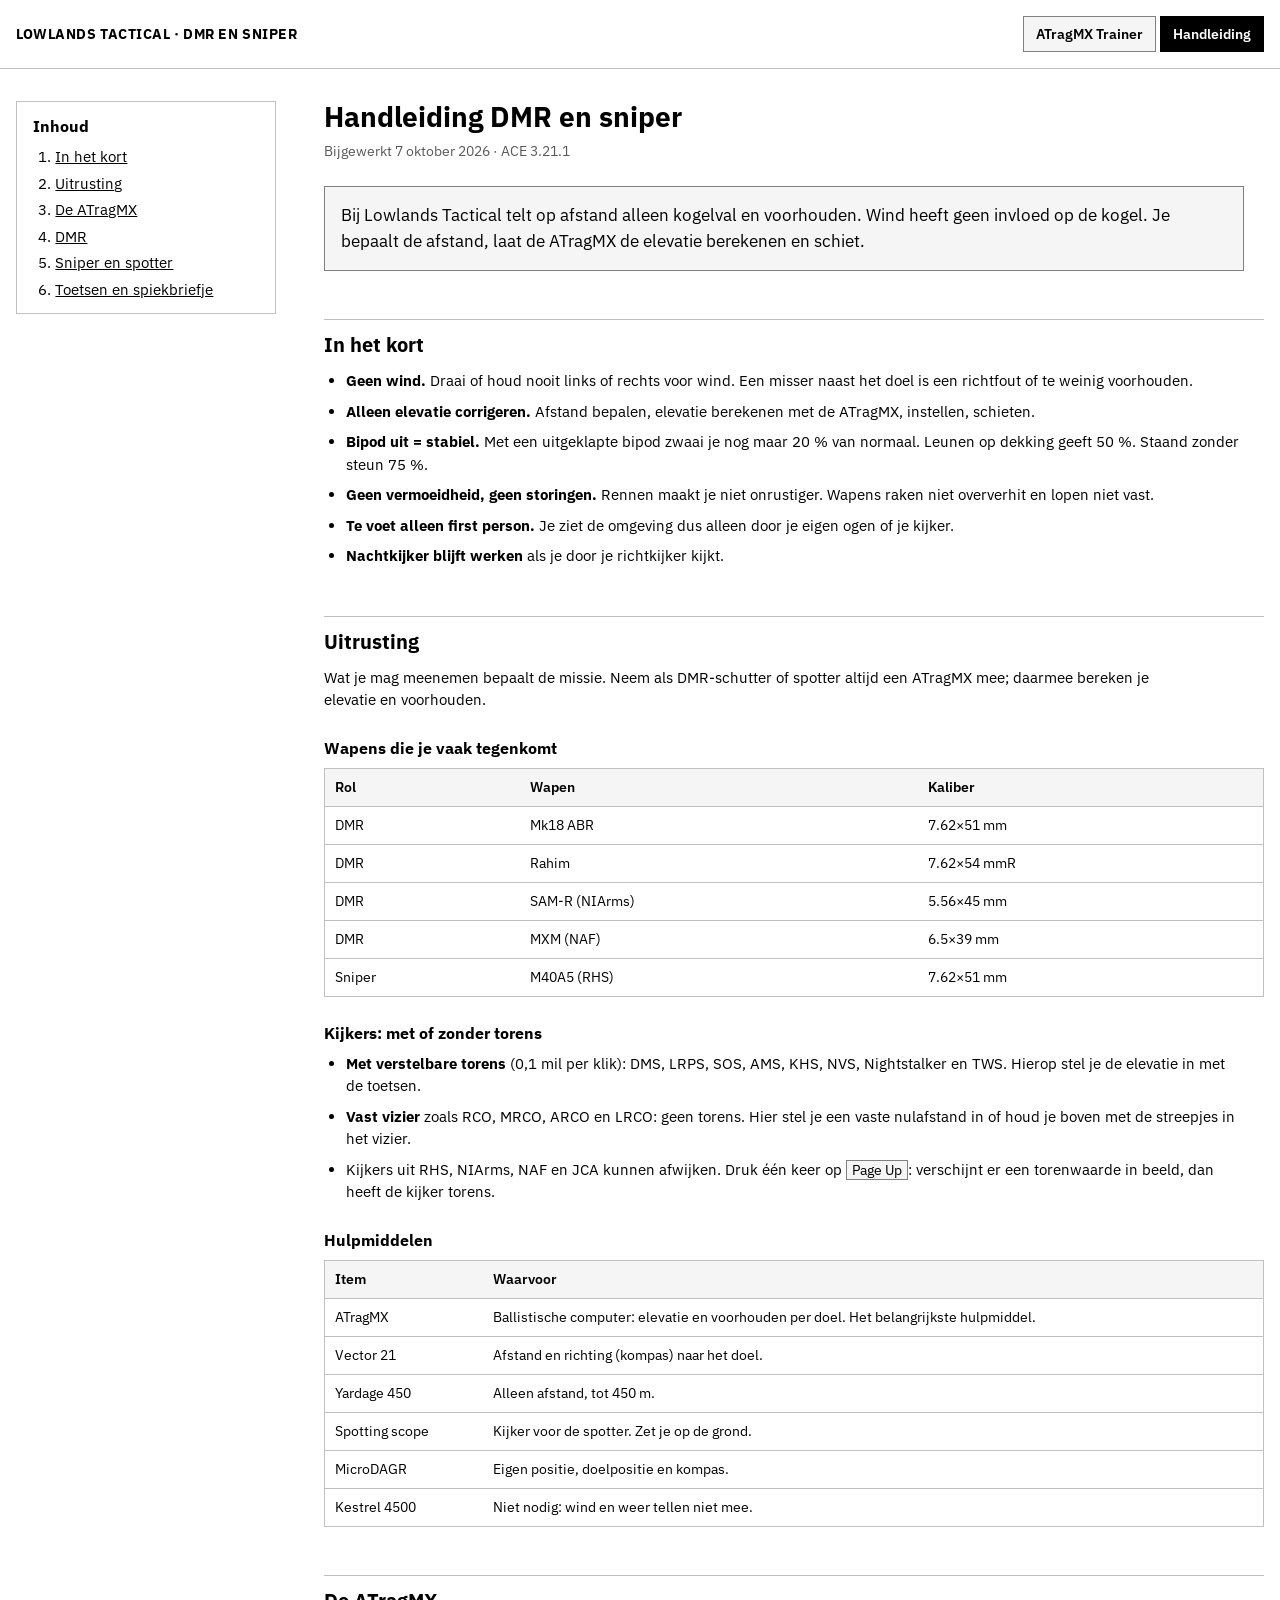
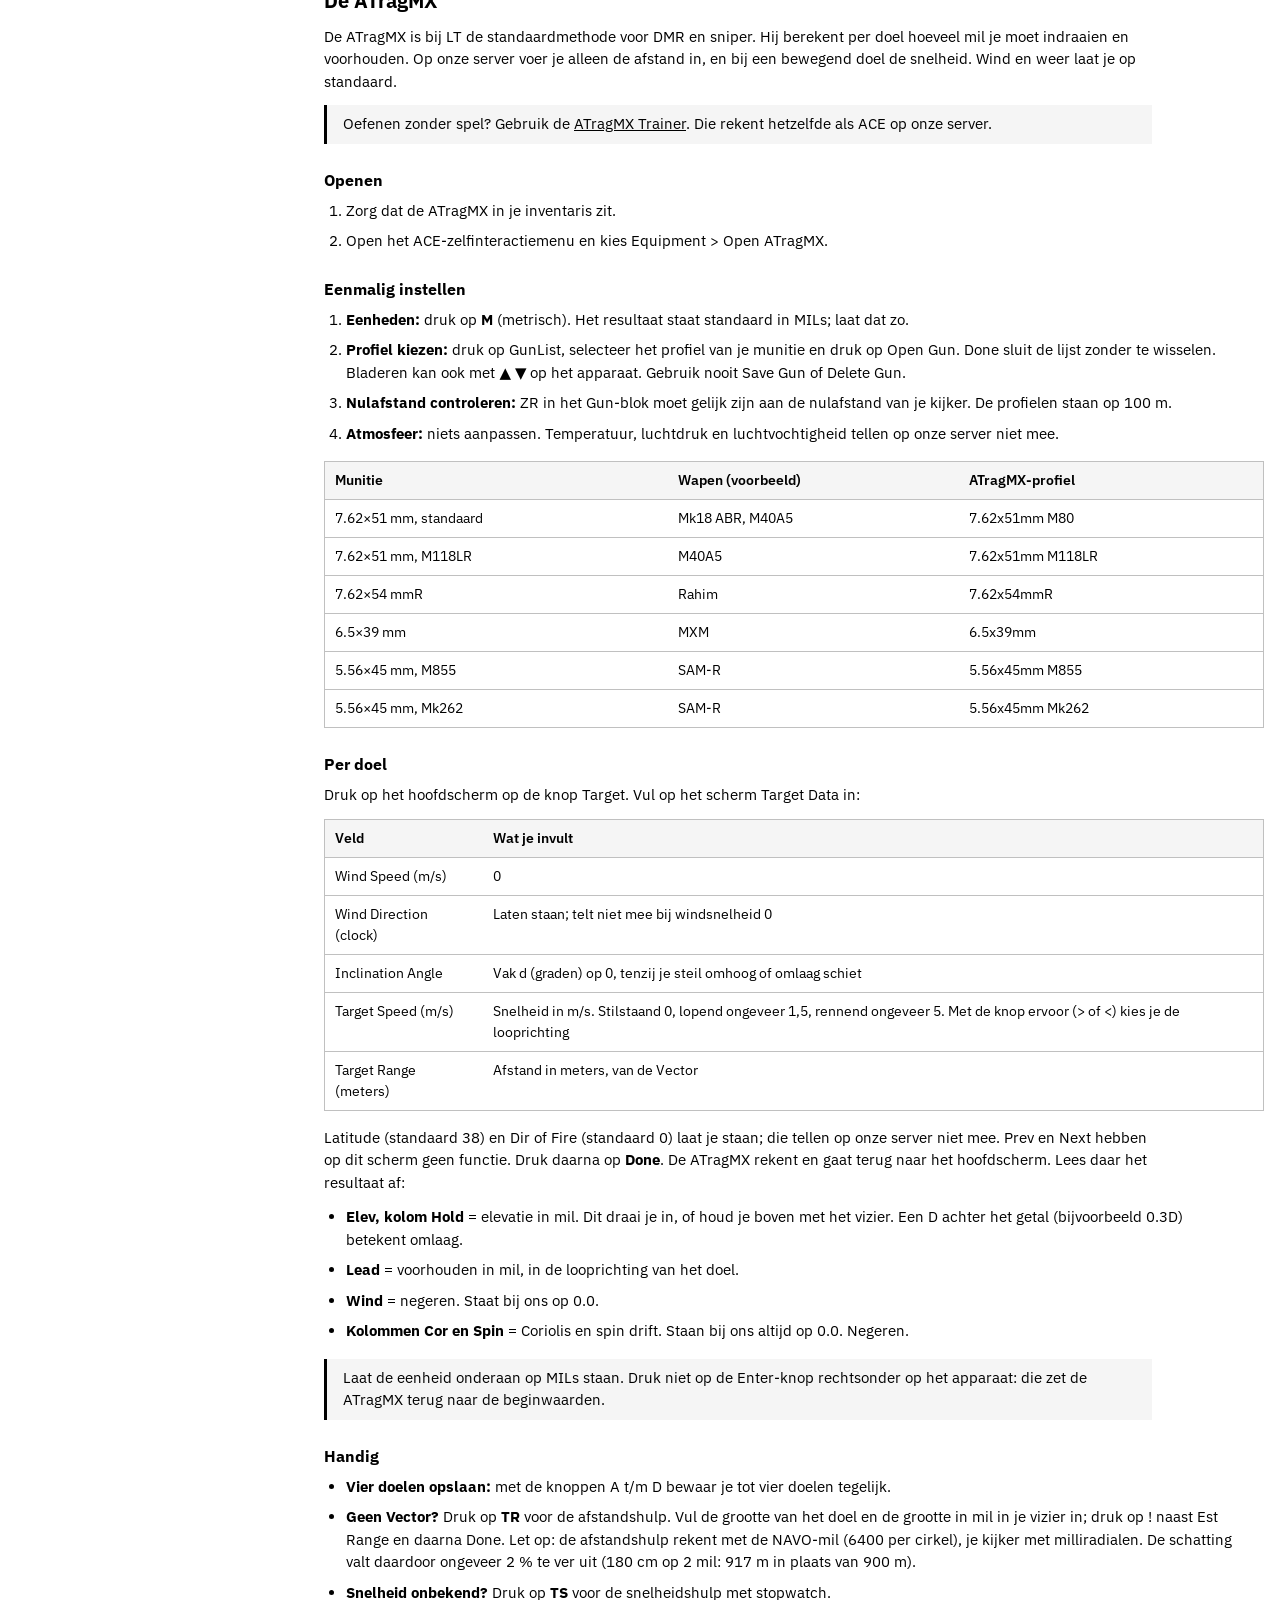
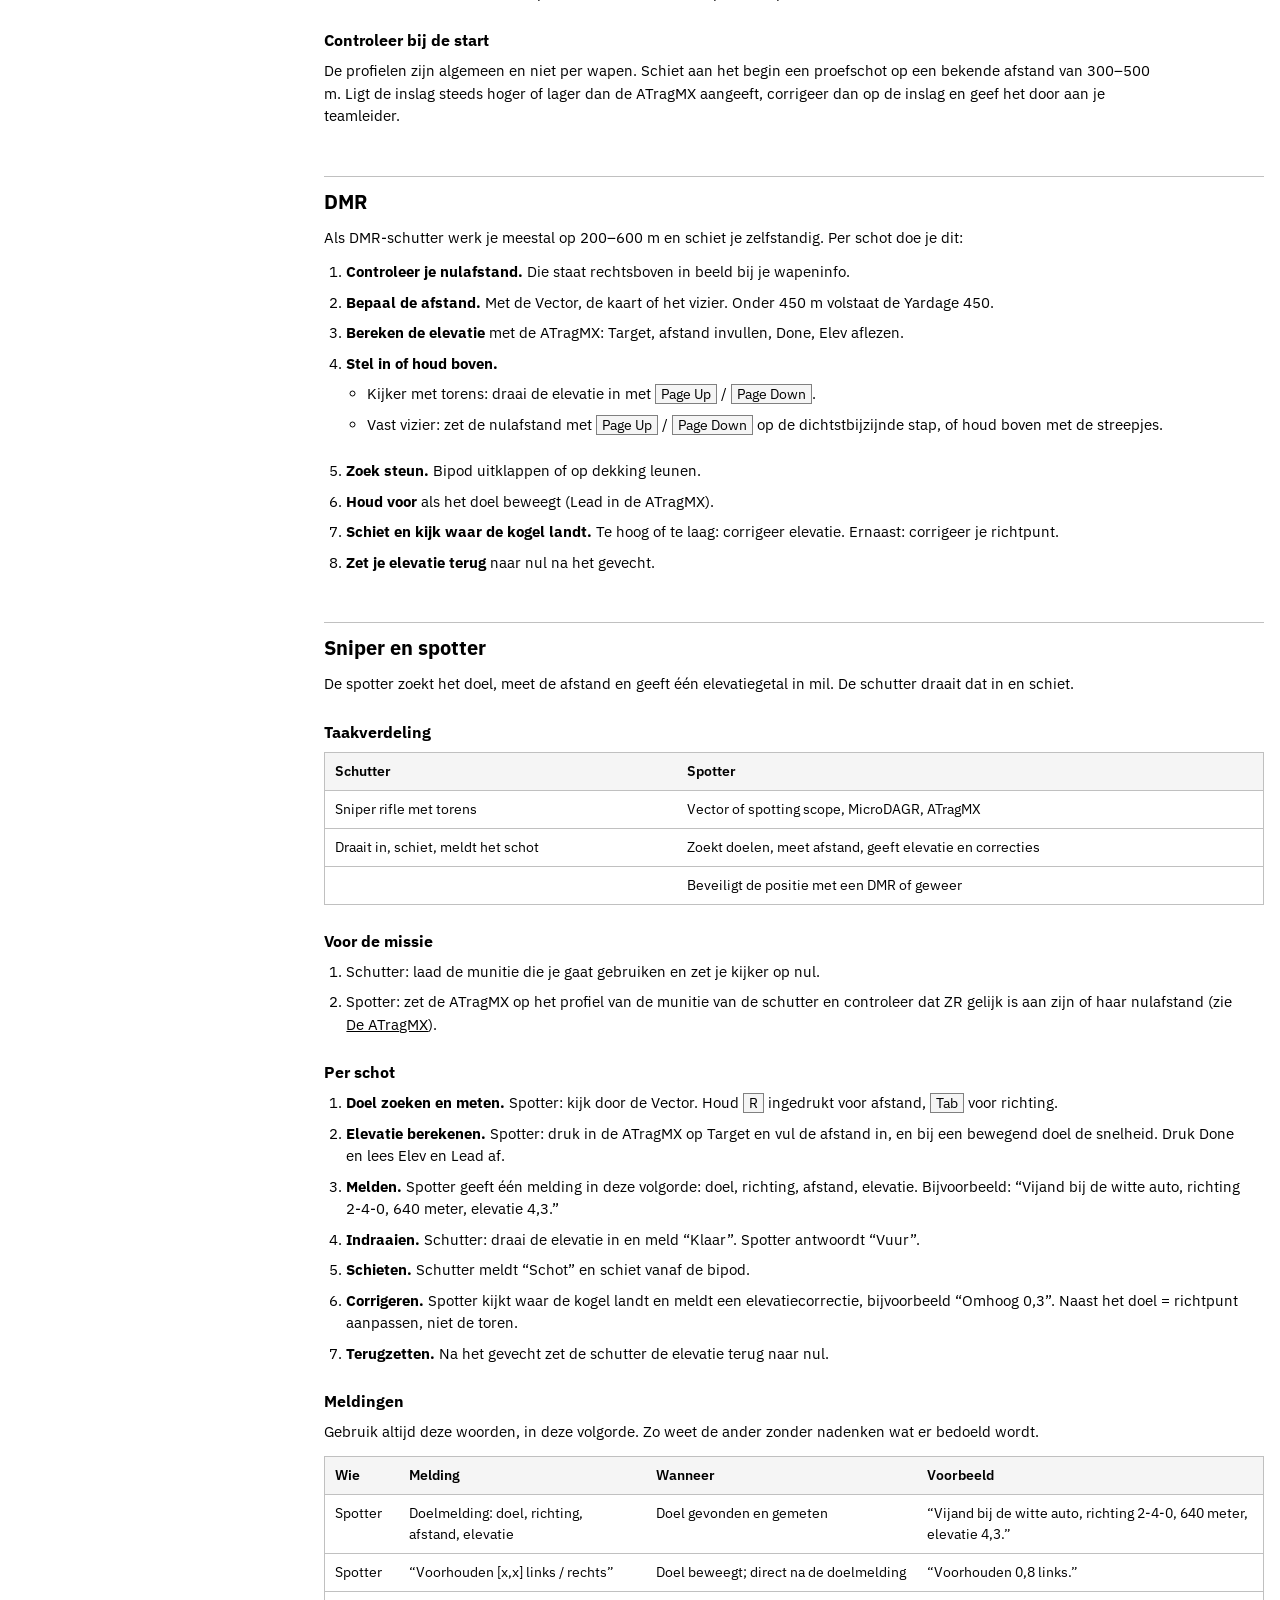
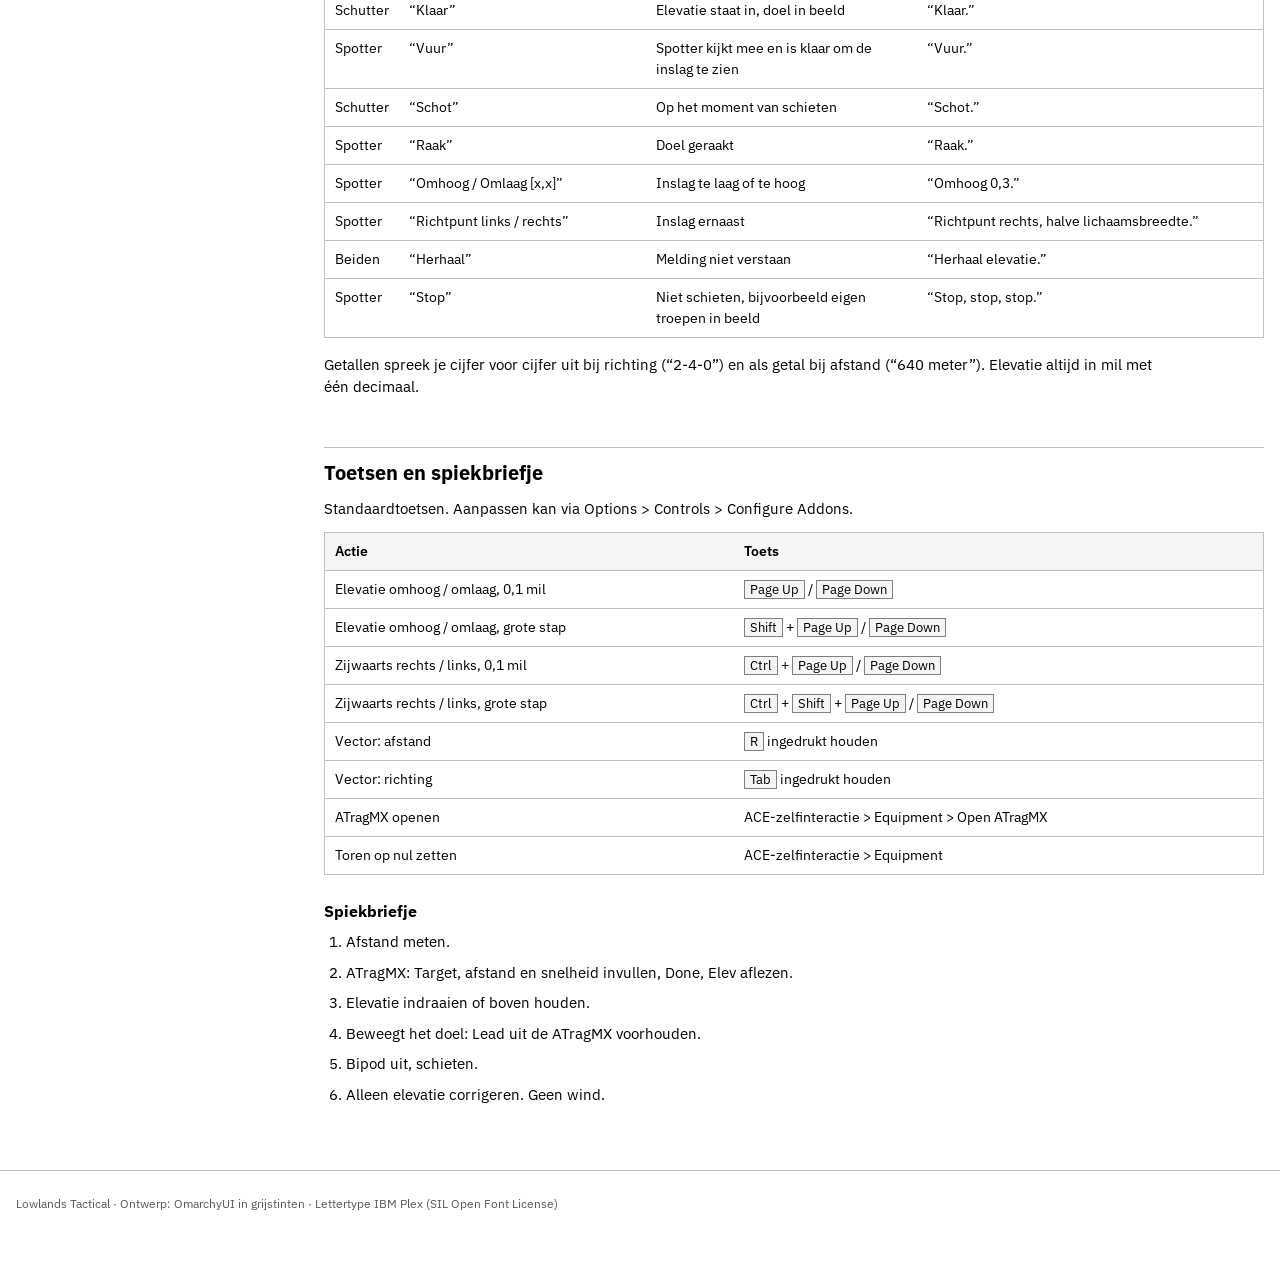
<file: handleiding.html>
<!doctype html>
<html lang="nl">
<head>
<meta charset="utf-8">
<meta name="viewport" content="width=device-width, initial-scale=1, viewport-fit=cover">
<title>Handleiding DMR en sniper · Lowlands Tactical</title>
<meta name="description" content="Handleiding voor DMR-schutters en sniper/spotter-teams bij Lowlands Tactical: ATragMX, uitrusting, werkwijze en meldingen.">
<link rel="stylesheet" href="assets/omarchyui.css">
<link rel="stylesheet" href="assets/lt.css">
<link rel="preconnect" href="https://fonts.googleapis.com">
<link rel="preconnect" href="https://fonts.gstatic.com" crossorigin>
<link rel="stylesheet" href="https://fonts.googleapis.com/css2?family=IBM+Plex+Mono:wght@400;600&family=IBM+Plex+Sans+Condensed:wght@500;600;700&family=IBM+Plex+Sans:wght@400;500;600;700&display=swap">
</head>
<body class="o-root">
<header class="site">
  <span class="site-name">Lowlands Tactical · DMR en sniper</span>
  <nav class="site-nav" aria-label="Pagina's"><a href="index.html">ATragMX Trainer</a><a href="handleiding.html" aria-current="page">Handleiding</a></nav>
</header>

<main class="doc">
  <nav class="toc" aria-label="Inhoud">
    <strong>Inhoud</strong>
    <ol>
      <li><a href="#kort">In het kort</a></li>
      <li><a href="#uitrusting">Uitrusting</a></li>
      <li><a href="#atragmx">De ATragMX</a></li>
      <li><a href="#dmr">DMR</a></li>
      <li><a href="#sniper">Sniper en spotter</a></li>
      <li><a href="#toetsen">Toetsen en spiekbriefje</a></li>
    </ol>
  </nav>
  <article class="doc-body">
  <h1>Handleiding DMR en sniper</h1>
  <p class="doc-meta">Bijgewerkt 7 oktober 2026 · ACE 3.21.1</p>
  <p class="lede">Bij Lowlands Tactical telt op afstand alleen kogelval en voorhouden. Wind heeft geen invloed op de kogel. Je bepaalt de afstand, laat de ATragMX de elevatie berekenen en schiet.</p>



  <h2 id="kort">In het kort</h2>
  <ul>
    <li><strong>Geen wind.</strong> Draai of houd nooit links of rechts voor wind. Een misser naast het doel is een richtfout of te weinig voorhouden.</li>
    <li><strong>Alleen elevatie corrigeren.</strong> Afstand bepalen, elevatie berekenen met de ATragMX, instellen, schieten.</li>
    <li><strong>Bipod uit = stabiel.</strong> Met een uitgeklapte bipod zwaai je nog maar 20 % van normaal. Leunen op dekking geeft 50 %. Staand zonder steun 75 %.</li>
    <li><strong>Geen vermoeidheid, geen storingen.</strong> Rennen maakt je niet onrustiger. Wapens raken niet oververhit en lopen niet vast.</li>
    <li><strong>Te voet alleen first person.</strong> Je ziet de omgeving dus alleen door je eigen ogen of je kijker.</li>
    <li><strong>Nachtkijker blijft werken</strong> als je door je richtkijker kijkt.</li>
  </ul>

  <h2 id="uitrusting">Uitrusting</h2>
  <p>Wat je mag meenemen bepaalt de missie. Neem als DMR-schutter of spotter altijd een ATragMX mee; daarmee bereken je elevatie en voorhouden.</p>

  <h3>Wapens die je vaak tegenkomt</h3>
  <div class="tbl"><table>
    <thead><tr><th>Rol</th><th>Wapen</th><th>Kaliber</th></tr></thead>
    <tbody>
      <tr><td>DMR</td><td>Mk18 ABR</td><td>7.62×51 mm</td></tr>
      <tr><td>DMR</td><td>Rahim</td><td>7.62×54 mmR</td></tr>
      <tr><td>DMR</td><td>SAM-R (NIArms)</td><td>5.56×45 mm</td></tr>
      <tr><td>DMR</td><td>MXM (NAF)</td><td>6.5×39 mm</td></tr>
      <tr><td>Sniper</td><td>M40A5 (RHS)</td><td>7.62×51 mm</td></tr>
    </tbody>
  </table></div>

  <h3>Kijkers: met of zonder torens</h3>
  <ul>
    <li><strong>Met verstelbare torens</strong> (0,1 mil per klik): DMS, LRPS, SOS, AMS, KHS, NVS, Nightstalker en TWS. Hierop stel je de elevatie in met de toetsen.</li>
    <li><strong>Vast vizier</strong> zoals RCO, MRCO, ARCO en LRCO: geen torens. Hier stel je een vaste nulafstand in of houd je boven met de streepjes in het vizier.</li>
    <li>Kijkers uit RHS, NIArms, NAF en JCA kunnen afwijken. Druk één keer op <kbd>Page Up</kbd>: verschijnt er een torenwaarde in beeld, dan heeft de kijker torens.</li>
  </ul>

  <h3>Hulpmiddelen</h3>
  <div class="tbl"><table>
    <thead><tr><th>Item</th><th>Waarvoor</th></tr></thead>
    <tbody>
      <tr><td>ATragMX</td><td>Ballistische computer: elevatie en voorhouden per doel. Het belangrijkste hulpmiddel.</td></tr>
      <tr><td>Vector 21</td><td>Afstand en richting (kompas) naar het doel.</td></tr>
      <tr><td>Yardage 450</td><td>Alleen afstand, tot 450 m.</td></tr>
      <tr><td>Spotting scope</td><td>Kijker voor de spotter. Zet je op de grond.</td></tr>
      <tr><td>MicroDAGR</td><td>Eigen positie, doelpositie en kompas.</td></tr>
      <tr><td>Kestrel 4500</td><td>Niet nodig: wind en weer tellen niet mee.</td></tr>
    </tbody>
  </table></div>

  <h2 id="atragmx">De ATragMX</h2>
  <p>De ATragMX is bij LT de standaardmethode voor DMR en sniper. Hij berekent per doel hoeveel mil je moet indraaien en voorhouden. Op onze server voer je alleen de afstand in, en bij een bewegend doel de snelheid. Wind en weer laat je op standaard.</p>
  <p class="note">Oefenen zonder spel? Gebruik de <a href="index.html">ATragMX Trainer</a>. Die rekent hetzelfde als ACE op onze server.</p>

  <h3>Openen</h3>
  <ol>
    <li>Zorg dat de ATragMX in je inventaris zit.</li>
    <li>Open het ACE-zelfinteractiemenu en kies Equipment &gt; Open ATragMX.</li>
  </ol>

  <h3>Eenmalig instellen</h3>
  <ol>
    <li><strong>Eenheden:</strong> druk op <strong>M</strong> (metrisch). Het resultaat staat standaard in MILs; laat dat zo.</li>
    <li><strong>Profiel kiezen:</strong> druk op GunList, selecteer het profiel van je munitie en druk op Open Gun. Done sluit de lijst zonder te wisselen. Bladeren kan ook met ▲ ▼ op het apparaat. Gebruik nooit Save Gun of Delete Gun.</li>
    <li><strong>Nulafstand controleren:</strong> ZR in het Gun-blok moet gelijk zijn aan de nulafstand van je kijker. De profielen staan op 100 m.</li>
    <li><strong>Atmosfeer:</strong> niets aanpassen. Temperatuur, luchtdruk en luchtvochtigheid tellen op onze server niet mee.</li>
  </ol>
  <div class="tbl"><table>
    <thead><tr><th>Munitie</th><th>Wapen (voorbeeld)</th><th>ATragMX-profiel</th></tr></thead>
    <tbody>
      <tr><td>7.62×51 mm, standaard</td><td>Mk18 ABR, M40A5</td><td>7.62x51mm M80</td></tr>
      <tr><td>7.62×51 mm, M118LR</td><td>M40A5</td><td>7.62x51mm M118LR</td></tr>
      <tr><td>7.62×54 mmR</td><td>Rahim</td><td>7.62x54mmR</td></tr>
      <tr><td>6.5×39 mm</td><td>MXM</td><td>6.5x39mm</td></tr>
      <tr><td>5.56×45 mm, M855</td><td>SAM-R</td><td>5.56x45mm M855</td></tr>
      <tr><td>5.56×45 mm, Mk262</td><td>SAM-R</td><td>5.56x45mm Mk262</td></tr>
    </tbody>
  </table></div>

  <h3>Per doel</h3>
  <p>Druk op het hoofdscherm op de knop Target. Vul op het scherm Target Data in:</p>
  <div class="tbl"><table>
    <thead><tr><th>Veld</th><th>Wat je invult</th></tr></thead>
    <tbody>
      <tr><td>Wind Speed (m/s)</td><td>0</td></tr>
      <tr><td>Wind Direction (clock)</td><td>Laten staan; telt niet mee bij windsnelheid 0</td></tr>
      <tr><td>Inclination Angle</td><td>Vak d (graden) op 0, tenzij je steil omhoog of omlaag schiet</td></tr>
      <tr><td>Target Speed (m/s)</td><td>Snelheid in m/s. Stilstaand 0, lopend ongeveer 1,5, rennend ongeveer 5. Met de knop ervoor (&gt; of &lt;) kies je de looprichting</td></tr>
      <tr><td>Target Range (meters)</td><td>Afstand in meters, van de Vector</td></tr>
    </tbody>
  </table></div>
  <p>Latitude (standaard 38) en Dir of Fire (standaard 0) laat je staan; die tellen op onze server niet mee. Prev en Next hebben op dit scherm geen functie. Druk daarna op <strong>Done</strong>. De ATragMX rekent en gaat terug naar het hoofdscherm. Lees daar het resultaat af:</p>
  <ul>
    <li><strong>Elev, kolom Hold</strong> = elevatie in mil. Dit draai je in, of houd je boven met het vizier. Een D achter het getal (bijvoorbeeld 0.3D) betekent omlaag.</li>
    <li><strong>Lead</strong> = voorhouden in mil, in de looprichting van het doel.</li>
    <li><strong>Wind</strong> = negeren. Staat bij ons op 0.0.</li>
    <li><strong>Kolommen Cor en Spin</strong> = Coriolis en spin drift. Staan bij ons altijd op 0.0. Negeren.</li>
  </ul>
  <p class="note">Laat de eenheid onderaan op MILs staan. Druk niet op de Enter-knop rechtsonder op het apparaat: die zet de ATragMX terug naar de beginwaarden.</p>

  <h3>Handig</h3>
  <ul>
    <li><strong>Vier doelen opslaan:</strong> met de knoppen A t/m D bewaar je tot vier doelen tegelijk.</li>
    <li><strong>Geen Vector?</strong> Druk op <strong>TR</strong> voor de afstandshulp. Vul de grootte van het doel en de grootte in mil in je vizier in; druk op ! naast Est Range en daarna Done. Let op: de afstandshulp rekent met de NAVO-mil (6400 per cirkel), je kijker met milliradialen. De schatting valt daardoor ongeveer 2 % te ver uit (180 cm op 2 mil: 917 m in plaats van 900 m).</li>
    <li><strong>Snelheid onbekend?</strong> Druk op <strong>TS</strong> voor de snelheidshulp met stopwatch.</li>
  </ul>

  <h3>Controleer bij de start</h3>
  <p>De profielen zijn algemeen en niet per wapen. Schiet aan het begin een proefschot op een bekende afstand van 300–500 m. Ligt de inslag steeds hoger of lager dan de ATragMX aangeeft, corrigeer dan op de inslag en geef het door aan je teamleider.</p>

  <h2 id="dmr">DMR</h2>
  <p>Als DMR-schutter werk je meestal op 200–600 m en schiet je zelfstandig. Per schot doe je dit:</p>
  <ol>
    <li><strong>Controleer je nulafstand.</strong> Die staat rechtsboven in beeld bij je wapeninfo.</li>
    <li><strong>Bepaal de afstand.</strong> Met de Vector, de kaart of het vizier. Onder 450 m volstaat de Yardage 450.</li>
    <li><strong>Bereken de elevatie</strong> met de ATragMX: Target, afstand invullen, Done, Elev aflezen.</li>
    <li><strong>Stel in of houd boven.</strong>
      <ul>
        <li>Kijker met torens: draai de elevatie in met <kbd>Page Up</kbd> / <kbd>Page Down</kbd>.</li>
        <li>Vast vizier: zet de nulafstand met <kbd>Page Up</kbd> / <kbd>Page Down</kbd> op de dichtstbijzijnde stap, of houd boven met de streepjes.</li>
      </ul>
    </li>
    <li><strong>Zoek steun.</strong> Bipod uitklappen of op dekking leunen.</li>
    <li><strong>Houd voor</strong> als het doel beweegt (Lead in de ATragMX).</li>
    <li><strong>Schiet en kijk waar de kogel landt.</strong> Te hoog of te laag: corrigeer elevatie. Ernaast: corrigeer je richtpunt.</li>
    <li><strong>Zet je elevatie terug</strong> naar nul na het gevecht.</li>
  </ol>

  <h2 id="sniper">Sniper en spotter</h2>
  <p>De spotter zoekt het doel, meet de afstand en geeft één elevatiegetal in mil. De schutter draait dat in en schiet.</p>

  <h3>Taakverdeling</h3>
  <div class="tbl"><table>
    <thead><tr><th>Schutter</th><th>Spotter</th></tr></thead>
    <tbody>
      <tr><td>Sniper rifle met torens</td><td>Vector of spotting scope, MicroDAGR, ATragMX</td></tr>
      <tr><td>Draait in, schiet, meldt het schot</td><td>Zoekt doelen, meet afstand, geeft elevatie en correcties</td></tr>
      <tr><td></td><td>Beveiligt de positie met een DMR of geweer</td></tr>
    </tbody>
  </table></div>

  <h3>Voor de missie</h3>
  <ol>
    <li>Schutter: laad de munitie die je gaat gebruiken en zet je kijker op nul.</li>
    <li>Spotter: zet de ATragMX op het profiel van de munitie van de schutter en controleer dat ZR gelijk is aan zijn of haar nulafstand (zie <a href="#atragmx">De ATragMX</a>).</li>
  </ol>

  <h3>Per schot</h3>
  <ol>
    <li><strong>Doel zoeken en meten.</strong> Spotter: kijk door de Vector. Houd <kbd>R</kbd> ingedrukt voor afstand, <kbd>Tab</kbd> voor richting.</li>
    <li><strong>Elevatie berekenen.</strong> Spotter: druk in de ATragMX op Target en vul de afstand in, en bij een bewegend doel de snelheid. Druk Done en lees Elev en Lead af.</li>
    <li><strong>Melden.</strong> Spotter geeft één melding in deze volgorde: doel, richting, afstand, elevatie. Bijvoorbeeld: “Vijand bij de witte auto, richting 2-4-0, 640 meter, elevatie 4,3.”</li>
    <li><strong>Indraaien.</strong> Schutter: draai de elevatie in en meld “Klaar”. Spotter antwoordt “Vuur”.</li>
    <li><strong>Schieten.</strong> Schutter meldt “Schot” en schiet vanaf de bipod.</li>
    <li><strong>Corrigeren.</strong> Spotter kijkt waar de kogel landt en meldt een elevatiecorrectie, bijvoorbeeld “Omhoog 0,3”. Naast het doel = richtpunt aanpassen, niet de toren.</li>
    <li><strong>Terugzetten.</strong> Na het gevecht zet de schutter de elevatie terug naar nul.</li>
  </ol>

  <h3>Meldingen</h3>
  <p>Gebruik altijd deze woorden, in deze volgorde. Zo weet de ander zonder nadenken wat er bedoeld wordt.</p>
  <div class="tbl"><table>
    <thead><tr><th>Wie</th><th>Melding</th><th>Wanneer</th><th>Voorbeeld</th></tr></thead>
    <tbody>
      <tr><td>Spotter</td><td>Doelmelding: doel, richting, afstand, elevatie</td><td>Doel gevonden en gemeten</td><td>“Vijand bij de witte auto, richting 2-4-0, 640 meter, elevatie 4,3.”</td></tr>
      <tr><td>Spotter</td><td>“Voorhouden [x,x] links / rechts”</td><td>Doel beweegt; direct na de doelmelding</td><td>“Voorhouden 0,8 links.”</td></tr>
      <tr><td>Schutter</td><td>“Klaar”</td><td>Elevatie staat in, doel in beeld</td><td>“Klaar.”</td></tr>
      <tr><td>Spotter</td><td>“Vuur”</td><td>Spotter kijkt mee en is klaar om de inslag te zien</td><td>“Vuur.”</td></tr>
      <tr><td>Schutter</td><td>“Schot”</td><td>Op het moment van schieten</td><td>“Schot.”</td></tr>
      <tr><td>Spotter</td><td>“Raak”</td><td>Doel geraakt</td><td>“Raak.”</td></tr>
      <tr><td>Spotter</td><td>“Omhoog / Omlaag [x,x]”</td><td>Inslag te laag of te hoog</td><td>“Omhoog 0,3.”</td></tr>
      <tr><td>Spotter</td><td>“Richtpunt links / rechts”</td><td>Inslag ernaast</td><td>“Richtpunt rechts, halve lichaamsbreedte.”</td></tr>
      <tr><td>Beiden</td><td>“Herhaal”</td><td>Melding niet verstaan</td><td>“Herhaal elevatie.”</td></tr>
      <tr><td>Spotter</td><td>“Stop”</td><td>Niet schieten, bijvoorbeeld eigen troepen in beeld</td><td>“Stop, stop, stop.”</td></tr>
    </tbody>
  </table></div>
  <p>Getallen spreek je cijfer voor cijfer uit bij richting (“2-4-0”) en als getal bij afstand (“640 meter”). Elevatie altijd in mil met één decimaal.</p>

  <h2 id="toetsen">Toetsen en spiekbriefje</h2>
  <p>Standaardtoetsen. Aanpassen kan via Options &gt; Controls &gt; Configure Addons.</p>
  <div class="tbl"><table>
    <thead><tr><th>Actie</th><th>Toets</th></tr></thead>
    <tbody>
      <tr><td>Elevatie omhoog / omlaag, 0,1 mil</td><td><kbd>Page Up</kbd> / <kbd>Page Down</kbd></td></tr>
      <tr><td>Elevatie omhoog / omlaag, grote stap</td><td><kbd>Shift</kbd> + <kbd>Page Up</kbd> / <kbd>Page Down</kbd></td></tr>
      <tr><td>Zijwaarts rechts / links, 0,1 mil</td><td><kbd>Ctrl</kbd> + <kbd>Page Up</kbd> / <kbd>Page Down</kbd></td></tr>
      <tr><td>Zijwaarts rechts / links, grote stap</td><td><kbd>Ctrl</kbd> + <kbd>Shift</kbd> + <kbd>Page Up</kbd> / <kbd>Page Down</kbd></td></tr>
      <tr><td>Vector: afstand</td><td><kbd>R</kbd> ingedrukt houden</td></tr>
      <tr><td>Vector: richting</td><td><kbd>Tab</kbd> ingedrukt houden</td></tr>
      <tr><td>ATragMX openen</td><td>ACE-zelfinteractie &gt; Equipment &gt; Open ATragMX</td></tr>
      <tr><td>Toren op nul zetten</td><td>ACE-zelfinteractie &gt; Equipment</td></tr>
    </tbody>
  </table></div>

  <h3>Spiekbriefje</h3>
  <ol>
    <li>Afstand meten.</li>
    <li>ATragMX: Target, afstand en snelheid invullen, Done, Elev aflezen.</li>
    <li>Elevatie indraaien of boven houden.</li>
    <li>Beweegt het doel: Lead uit de ATragMX voorhouden.</li>
    <li>Bipod uit, schieten.</li>
    <li>Alleen elevatie corrigeren. Geen wind.</li>
  </ol>
  </article>
</main>

<footer class="site-foot">Lowlands Tactical · Ontwerp: OmarchyUI in grijstinten · Lettertype IBM Plex (SIL Open Font License)</footer>
</body>
</html>
</file>
<file: assets/omarchyui.css>
/* OmarchyUI Â· built by build.py from tokens.json and src/ Â· do not edit, edit the source */


/* Tokens. Dark first; light with data-theme="light" on <html>, or the device setting when no theme is set. */
:root, [data-theme="dark"] {
  color-scheme: dark;
  --bg: #1a1b26;
  --surface: #1a1b26;
  --surface-raised: #1a1b26;
  --surface-sunken: #20212d;
  --line: #414868;
  --line-strong: #737d9e;
  --ink: #a9b1d6;
  --ink-muted: #9aa5ce;
  --brand: #7aa2f7;
  --selected: #343646;
  --knob: #a9b1d6;
  --halo: rgba(255, 255, 255, 0.14);
  --scrim: rgba(0, 0, 0, 0.62);
  --status-todo: #9aa5ce;
  --status-doing: #e0af68;
  --status-done: #9ece6a;
  --status-exception: #ad8ee6;
  --status-na: #9aa5ce;
  --info: #7aa2f7;
  --danger: #f7768e;
  --accent: var(--brand);
  --accent-ink: var(--brand);
  --on-accent: #1a1b26;
  --focus: var(--brand);
  --control-normal: color-mix(in srgb, var(--ink) 4%, var(--bg));
  --control-hover: color-mix(in srgb, var(--ink) 8%, var(--bg));
  --control-pressed: color-mix(in srgb, var(--ink) 22%, var(--bg));
  --text-selection: color-mix(in srgb, var(--ink) 35%, var(--bg));
  --shadow-card: none;
  --shadow-float: none;
  --shadow-knob: none;
}
[data-theme="light"] {
  color-scheme: light;
  --bg: #ffffff;
  --surface: #ffffff;
  --surface-raised: #ffffff;
  --surface-sunken: #f5f5f5;
  --line: #c0c0c0;
  --line-strong: #808080;
  --ink: #000000;
  --ink-muted: #595959;
  --brand: #7aa2f7;
  --selected: #d1d1d1;
  --knob: #000000;
  --halo: rgba(0, 0, 0, 0.1);
  --scrim: rgba(0, 0, 0, 0.38);
  --status-todo: #595959;
  --status-doing: #4a4a4a;
  --status-done: #3a3a3a;
  --status-exception: #2e2e2e;
  --status-na: #595959;
  --info: #1a1a1a;
  --danger: #2a2a2a;
  --accent: #6e6e6e;
  --accent-ink: #595959;
  --on-accent: #ffffff;
  --focus: #595959;
  --control-normal: color-mix(in srgb, var(--ink) 4%, var(--bg));
  --control-hover: color-mix(in srgb, var(--ink) 8%, var(--bg));
  --control-pressed: color-mix(in srgb, var(--ink) 22%, var(--bg));
  --text-selection: color-mix(in srgb, var(--ink) 35%, var(--bg));
  --shadow-card: none;
  --shadow-float: none;
  --shadow-knob: none;
}
@media (prefers-color-scheme: light) {
  :root:not([data-theme="dark"]) {
  color-scheme: light;
  --bg: #ffffff;
  --surface: #ffffff;
  --surface-raised: #ffffff;
  --surface-sunken: #f5f5f5;
  --line: #c0c0c0;
  --line-strong: #808080;
  --ink: #000000;
  --ink-muted: #595959;
  --brand: #7aa2f7;
  --selected: #d1d1d1;
  --knob: #000000;
  --halo: rgba(0, 0, 0, 0.1);
  --scrim: rgba(0, 0, 0, 0.38);
  --status-todo: #595959;
  --status-doing: #4a4a4a;
  --status-done: #3a3a3a;
  --status-exception: #2e2e2e;
  --status-na: #595959;
  --info: #1a1a1a;
  --danger: #2a2a2a;
  --accent: #6e6e6e;
  --accent-ink: #595959;
  --on-accent: #ffffff;
  --focus: #595959;
  --control-normal: color-mix(in srgb, var(--ink) 4%, var(--bg));
  --control-hover: color-mix(in srgb, var(--ink) 8%, var(--bg));
  --control-pressed: color-mix(in srgb, var(--ink) 22%, var(--bg));
  --text-selection: color-mix(in srgb, var(--ink) 35%, var(--bg));
  --shadow-card: none;
  --shadow-float: none;
  --shadow-knob: none;
  }
}
:root {
  --space-1: 4px;
  --space-2: 8px;
  --space-3: 12px;
  --space-4: 16px;
  --space-5: 20px;
  --space-6: 24px;
  --space-8: 32px;
  --space-12: 48px;
  --radius-sm: 0px;
  --radius-md: 0px;
  --radius-lg: 0px;
  --radius-pill: 0px;
  --radius-round: 999px;
  --dur-fast: 120ms;
  --dur-base: 150ms;
  --dur-slow: 180ms;
  --ease-out: cubic-bezier(0.2, 0.8, 0.2, 1);
  --ease-in: cubic-bezier(0.4, 0, 1, 1);
  --tap-min: 36px;
  --measure: 64ch;
  --rail-width: 180px;
  --pane-list: 420px;
  --content-max: 1240px;
  --bp-desktop: 900px;
  --font-sans: "JetBrains Mono", ui-monospace, "Cascadia Code", Consolas, monospace;
}
.display { font-family: var(--font-sans); font-weight: 600; letter-spacing: 0; }
.title-1 { font-family: var(--font-sans); font-weight: 600; letter-spacing: 0; }
.title-2 { font-family: var(--font-sans); font-weight: 600; letter-spacing: 0; }
.headline { font-family: var(--font-sans); font-weight: 600; letter-spacing: 0; }
.body { font-family: var(--font-sans); font-weight: 400; letter-spacing: 0; }
.body-strong { font-family: var(--font-sans); font-weight: 600; letter-spacing: 0; }
.label { font-family: var(--font-sans); font-weight: 600; letter-spacing: 0; }
.subtext { font-family: var(--font-sans); font-weight: 400; letter-spacing: 0; }
.caption { font-family: var(--font-sans); font-weight: 600; letter-spacing: 0; }

/* OmarchyUI component styles. Tokens come from tokens.css. Comfort settings live on <html>:
   --o-scale (text size, 0.9 to 1.4) and data-motion="reduce". */

:root { --o-scale: 1; }

/* Colours and state washes come directly from tokens.json. */

.o-root {
  margin: 0;
  background: var(--bg);
  color: var(--ink);
  font-family: var(--font-sans);
  font-size: calc(16px * var(--o-scale));
  line-height: 1.5;
  -webkit-font-smoothing: antialiased;
  font-variant-ligatures: none;
}
.o-root *, .o-root *::before, .o-root *::after { box-sizing: border-box; }

/* Type styles scale with the comfort text size. */
.display     { font-size: calc(28px * var(--o-scale)); line-height: 1.1; }
.title-1     { font-size: calc(24px * var(--o-scale)); line-height: 1.22; }
.title-2     { font-size: calc(18px * var(--o-scale)); line-height: 1.33; }
.headline    { font-size: calc(16px * var(--o-scale)); line-height: 1.41; }
.body, .body-strong { font-size: calc(16px * var(--o-scale)); line-height: 1.5; }
.label       { font-size: calc(14px * var(--o-scale)); line-height: 1.34; }
.subtext     { font-size: calc(14px * var(--o-scale)); line-height: 1.43; }
.caption     { font-size: calc(12px * var(--o-scale)); line-height: 1.34; font-variant-numeric: tabular-nums; }
.o-num       { font-variant-numeric: tabular-nums; }
.o-muted     { color: var(--ink-muted); }
.o-measure   { max-width: var(--measure); }
.o-sr        { position: absolute; width: 1px; height: 1px; overflow: hidden; clip: rect(0 0 0 0); white-space: nowrap; }

.o-root :focus-visible { outline: 2px solid var(--focus); outline-offset: 2px; }

html[data-motion="reduce"] *, html[data-motion="reduce"] *::before, html[data-motion="reduce"] *::after {
  transition-duration: 1ms !important;
  animation-duration: 1ms !important;
  animation-iteration-count: 1 !important;
  scroll-behavior: auto !important;
}

.o-icon { width: 24px; height: 24px; flex: none; display: block; }

/* ---------- Button ---------- */
.o-btn {
  display: inline-flex; align-items: center; justify-content: center; gap: var(--space-2);
  min-height: var(--tap-min); padding: 0 10px;
  border: 1px solid transparent; border-radius: var(--radius-pill);
  font: inherit; font-size: calc(14px * var(--o-scale)); font-weight: 600; line-height: 1.2;
  color: var(--accent-ink); background: transparent;
  cursor: pointer; text-decoration: none; white-space: nowrap;
  transition: background-color var(--dur-fast) var(--ease-out), transform var(--dur-fast) var(--ease-out);
  -webkit-tap-highlight-color: transparent;
}
.o-btn:active { background: var(--control-pressed); }
.o-btn:disabled { opacity: 0.45; cursor: default; transform: none; }
.o-btn .o-icon { width: 20px; height: 20px; }
.o-btn-primary { border-color: var(--accent); background: var(--selected); color: var(--ink); }
.o-btn-primary:hover { background: var(--control-hover); }
.o-btn-neutral { border-color: var(--line-strong); background: var(--control-normal); color: var(--ink); }
.o-btn-quiet:hover, .o-btn-neutral:hover { background: color-mix(in srgb, var(--ink) 8%, transparent); }
.o-btn-neutral:hover { background: color-mix(in srgb, var(--ink) 12%, var(--surface-sunken)); }
.o-btn-icon { width: var(--tap-min); padding: 0; color: var(--ink); }
.o-btn-icon:hover { background: color-mix(in srgb, var(--ink) 8%, transparent); }
.o-btn-block { width: 100%; }
.o-actions { display: flex; flex-wrap: wrap; gap: var(--space-2); }

/* ---------- App shell: nav + main ---------- */
.o-shell { min-height: 100%; }
.o-main { padding: 0 var(--space-4) calc(96px + env(safe-area-inset-bottom, 0px)); max-width: var(--content-max); margin: 0 auto; }
.o-nav {
  position: fixed; left: 0; right: 0; bottom: 0; z-index: 30;
  display: flex; justify-content: space-around; gap: var(--space-1);
  padding: 8px 12px calc(10px + env(safe-area-inset-bottom, 0px));
  background: color-mix(in srgb, var(--surface) 92%, transparent);
  backdrop-filter: blur(16px); -webkit-backdrop-filter: blur(16px);
  border-top: 1px solid var(--line);
}
.o-nav-item {
  flex: 1; max-width: 120px; min-height: 56px;
  display: flex; flex-direction: column; align-items: center; justify-content: center; gap: 4px;
  border: 0; background: none; font: inherit; color: var(--ink-muted); cursor: pointer; text-decoration: none;
  font-size: calc(12px * var(--o-scale)); font-weight: 600; letter-spacing: 0.02em;
  -webkit-tap-highlight-color: transparent;
}
.o-nav-item .o-nav-pill {
  display: grid; place-items: center; width: 60px; height: 32px; border-radius: var(--radius-pill);
  transition: background-color var(--dur-base) var(--ease-out), width var(--dur-base) var(--ease-out);
}
.o-nav-item[aria-current="page"] { color: var(--accent-ink); }
.o-nav-item[aria-current="page"] .o-nav-pill { background: var(--accent); color: var(--on-accent); }
.o-nav-item:hover:not([aria-current="page"]) .o-nav-pill { background: color-mix(in srgb, var(--ink) 8%, transparent); }

@media (min-width: 900px) {
  .o-shell { display: grid; grid-template-columns: var(--rail-width) 1fr; }
  .o-nav {
    position: sticky; top: 0; height: 100vh; right: auto;
    flex-direction: column; justify-content: flex-start; align-items: center; gap: var(--space-3);
    padding: var(--space-8) 0; border-top: 0; border-right: 1px solid var(--line);
    background: var(--surface); backdrop-filter: none;
  }
  .o-nav-item { flex: none; width: 72px; min-height: 48px; }
  .o-main { padding: 0 var(--space-8) var(--space-12); width: 100%; }
}

/* ---------- App bar: compact header ---------- */
.o-appbar { --t: 0; }
.o-appbar-bar {
  position: sticky; top: env(safe-area-inset-top, 0px); z-index: 20;
  display: flex; align-items: center; gap: var(--space-1);
  min-height: 60px; margin: 0 calc(-1 * var(--space-4)); padding: 0 var(--space-2) 0 var(--space-4);
  background: color-mix(in srgb, var(--bg) calc(var(--t) * 94%), transparent);
  backdrop-filter: blur(calc(var(--t) * 16px)); -webkit-backdrop-filter: blur(calc(var(--t) * 16px));
}
.o-appbar-small { flex: 1; min-width: 0; font-size: calc(16px * var(--o-scale)); font-weight: 600; opacity: var(--t); transform: translateY(calc((1 - var(--t)) * 6px)); white-space: nowrap; overflow: hidden; text-overflow: ellipsis; }
.o-appbar-hero {
  display: flex; flex-direction: column; align-items: center; justify-content: flex-end; text-align: center; gap: var(--space-2);
  min-height: clamp(160px, 30vh, 260px); padding: var(--space-12) 0 var(--space-8);
  opacity: calc(1 - var(--t) * 1.4); transform: scale(calc(1 - var(--t) * 0.06));
}
.o-appbar-title { margin: 0; font-size: calc(28px * var(--o-scale)); line-height: 1.1; font-weight: 700; letter-spacing: 0; text-wrap: balance; }
.o-appbar-sub { margin: 0; color: var(--ink-muted); font-size: calc(14px * var(--o-scale)); }
@media (min-width: 900px) {
  .o-appbar-bar { margin: 0 calc(-1 * var(--space-8)); padding: 0 var(--space-6) 0 var(--space-8); }
  .o-appbar-hero { min-height: 0; align-items: flex-start; text-align: left; padding: var(--space-8) 0 var(--space-6); }
}

/* ---------- Card ---------- */
.o-card { border: 1px solid var(--line); background: var(--surface); border-radius: var(--radius-lg); box-shadow: var(--shadow-card); padding: var(--space-5); }
.o-card-flush { padding: var(--space-2) 0; }
.o-card-head { display: flex; align-items: center; gap: var(--space-3); padding: var(--space-3) var(--space-5); }
.o-card-title { margin: 0; flex: 1; font-size: calc(18px * var(--o-scale)); line-height: 1.33; font-weight: 650; letter-spacing: 0; }
.o-stack { display: flex; flex-direction: column; gap: var(--space-3); }
.o-eyebrow { margin: var(--space-6) var(--space-5) var(--space-2); color: var(--ink-muted); font-size: calc(12px * var(--o-scale)); font-weight: 600; letter-spacing: 0.04em; text-transform: uppercase; }

/* ---------- List rows ---------- */
.o-list { list-style: none; margin: 0; padding: 0; }
.o-row {
  position: relative; display: flex; align-items: center; gap: var(--space-3);
  width: 100%; min-height: 48px; padding: var(--space-3) var(--space-5);
  border: 0; background: none; font: inherit; color: inherit; text-align: left; text-decoration: none; cursor: pointer;
  transition: background-color var(--dur-fast) var(--ease-out);
  -webkit-tap-highlight-color: transparent;
}
.o-list > li + li .o-row::before, .o-list > .o-row + .o-row::before {
  content: ""; position: absolute; top: 0; left: var(--space-5); right: var(--space-5); height: 1px; background: var(--line);
}
.o-row:hover { background: color-mix(in srgb, var(--ink) 5%, transparent); }
.o-row:active { background: var(--surface-sunken); }
.o-row[aria-selected="true"], .o-row[aria-current="true"] { background: var(--selected); --o-cut: var(--selected); }
.o-row-body { flex: 1; min-width: 0; display: flex; flex-direction: column; gap: 2px; }
.o-row-title { font-size: calc(16px * var(--o-scale)); line-height: 1.41; font-weight: 600; }
.o-row-sub { color: var(--ink-muted); font-size: calc(14px * var(--o-scale)); line-height: 1.43; white-space: nowrap; overflow: hidden; text-overflow: ellipsis; }
.o-row-trail { flex: none; display: flex; align-items: center; gap: var(--space-2); color: var(--ink-muted); }

/* ---------- Chips ---------- */
.o-chips { display: flex; gap: var(--space-2); overflow-x: auto; padding: 2px 0 var(--space-1); scrollbar-width: none; }
.o-chips::-webkit-scrollbar { display: none; }
/* Desktop: chips wrap, so none hide past the edge where a mouse cannot swipe. */
@media (min-width: 900px) { .o-chips { flex-wrap: wrap; overflow: visible; } }
.o-chip {
  flex: none; display: inline-flex; align-items: center; gap: 6px;
  min-height: 40px; padding: 0 16px; border-radius: var(--radius-pill);
  border: 1px solid var(--line-strong); background: transparent; color: var(--ink);
  font: inherit; font-size: calc(14px * var(--o-scale)); font-weight: 600; cursor: pointer;
  transition: background-color var(--dur-fast) var(--ease-out), border-color var(--dur-fast) var(--ease-out);
}
.o-chip .o-icon { width: 18px; height: 18px; }
.o-chip .o-chip-n { color: var(--ink-muted); font-variant-numeric: tabular-nums; font-weight: 500; }
.o-chip[aria-pressed="true"] { background: var(--ink); border-color: var(--ink); color: var(--bg); --o-cut: var(--ink); }
.o-chip[aria-pressed="true"] .o-chip-n { color: inherit; }

/* ---------- Fields ---------- */
.o-field { display: flex; flex-direction: column; gap: 6px; }
.o-field-label { font-size: calc(14px * var(--o-scale)); font-weight: 600; }
.o-field-help { color: var(--ink-muted); font-size: calc(14px * var(--o-scale)); }
.o-input, .o-textarea {
  width: 100%; min-height: var(--tap-min); padding: 12px 16px;
  border: 1px solid transparent; border-radius: var(--radius-md);
  background: var(--surface-sunken); color: var(--ink);
  font: inherit; font-size: calc(16px * var(--o-scale));
  transition: border-color var(--dur-fast) var(--ease-out);
}
.o-textarea { min-height: 104px; resize: vertical; line-height: 1.5; }
.o-input::placeholder, .o-textarea::placeholder { color: var(--ink-muted); }
.o-input:hover, .o-textarea:hover { border-color: var(--line-strong); }
.o-input:focus-visible, .o-textarea:focus-visible { outline: 2px solid var(--focus); outline-offset: 0; border-color: transparent; }
.o-field[data-invalid] .o-input, .o-field[data-invalid] .o-textarea { border-color: var(--danger); }
.o-field[data-invalid] .o-field-help { color: var(--danger); }
.o-search { position: relative; }
.o-search .o-icon { position: absolute; left: 16px; top: 50%; transform: translateY(-50%); color: var(--ink-muted); pointer-events: none; }
.o-search .o-input { border-radius: var(--radius-pill); padding-left: 50px; }

/* ---------- Switch ---------- */
.o-switch-row { display: flex; align-items: center; gap: var(--space-4); min-height: 48px; cursor: pointer; }
.o-switch-text { flex: 1; min-width: 0; display: flex; flex-direction: column; gap: 2px; }
.o-switch-text > :first-child { font-size: calc(16px * var(--o-scale)); font-weight: 600; }
.o-switch-text > :nth-child(2) { color: var(--ink-muted); font-size: calc(14px * var(--o-scale)); }
/* Square switch geometry follows Quattro ToggleSwitch.qml. */
.o-switch {
  appearance: none; flex: none; position: relative; margin: 0; cursor: pointer;
  width: 42px; height: 22px; border: 1px solid var(--line-strong); border-radius: 0;
  background: var(--control-normal); transition: background var(--dur-fast);
}
.o-switch::after {
  content: ""; position: absolute; top: 2px; left: 2px; width: 16px; height: 16px;
  background: var(--ink); transition: transform var(--dur-fast) var(--ease-out);
}
.o-switch:checked { background: var(--selected); }
.o-switch:checked::after { transform: translateX(20px); }
.o-switch:disabled { opacity: .45; cursor: default; }
.o-slider { appearance: none; width: 100%; height: var(--tap-min); margin: 0; background: transparent; cursor: pointer; --p: 50%; }
.o-slider::-webkit-slider-runnable-track { height: 4px; background: linear-gradient(to right, var(--ink) var(--p), var(--line) var(--p)); }
.o-slider::-moz-range-track { height: 4px; background: var(--line); }
.o-slider::-moz-range-progress { height: 4px; background: var(--ink); }
.o-slider::-webkit-slider-thumb { appearance: none; width: 12px; height: 18px; margin-top: -7px; border: 1px solid var(--bg); border-radius: 0; background: var(--ink); }
.o-slider::-moz-range-thumb { width: 12px; height: 18px; border: 1px solid var(--bg); border-radius: 0; background: var(--ink); }
.o-slider:disabled { opacity: .45; cursor: default; }
.o-slider-ends { display: flex; justify-content: space-between; color: var(--ink-muted); font-size: calc(14px * var(--o-scale)); }

/* ---------- Status ---------- */
[data-status="todo"]      { --o-c: var(--status-todo); }
[data-status="doing"]     { --o-c: var(--status-doing); }
[data-status="done"]      { --o-c: var(--status-done); }
[data-status="exception"] { --o-c: var(--status-exception); }
[data-status="na"]        { --o-c: var(--status-na); }
.o-status { display: inline-flex; align-items: center; gap: 6px; color: var(--o-c, var(--ink-muted)); font-size: calc(14px * var(--o-scale)); font-weight: 600; }
.o-status .o-icon { width: 22px; height: 22px; }
.o-status .o-icon .o-cut { stroke: var(--o-cut, var(--surface)); }
.o-status-btn { display: grid; place-items: center; width: var(--tap-min); height: var(--tap-min); margin: -8px; border: 0; border-radius: var(--radius-pill); background: none; color: var(--o-c); cursor: pointer; }
.o-status-btn:hover { background: color-mix(in srgb, var(--o-c) 14%, transparent); }
.o-status-btn .o-icon { width: 26px; height: 26px; }
.o-status-btn .o-cut { stroke: var(--o-cut, var(--surface)); }

/* ---------- Status picker ---------- */
.o-picker { display: grid; grid-template-columns: repeat(5, 1fr); gap: var(--space-2); }
.o-picker-tile {
  display: flex; flex-direction: column; align-items: center; justify-content: center; gap: 6px;
  min-height: 84px; padding: 10px 4px; border-radius: var(--radius-md);
  border: 2px solid transparent; background: var(--surface-sunken); color: var(--ink);
  font: inherit; font-size: calc(13px * var(--o-scale)); font-weight: 600; line-height: 1.2; text-align: center; cursor: pointer;
  transition: background-color var(--dur-fast) var(--ease-out), border-color var(--dur-fast) var(--ease-out), transform var(--dur-fast) var(--ease-out);
  --o-cut: var(--surface-sunken);
}
.o-picker-tile .o-icon { width: 28px; height: 28px; color: var(--o-c); }
.o-picker-tile .o-cut { stroke: var(--o-cut); }
.o-picker-tile:active { transform: scale(0.96); }
.o-picker-tile[aria-checked="true"] { border-color: var(--o-c); background: var(--selected); --o-cut: var(--selected); }
.o-picker-desc { margin: var(--space-3) 0 0; color: var(--ink-muted); font-size: calc(14px * var(--o-scale)); min-height: 1.43em; }
.o-picker-desc b { color: var(--ink); font-weight: 600; }
@media (max-width: 420px) { .o-picker { grid-template-columns: repeat(3, 1fr); } }

/* ---------- Disclosure: one line visible, the rest behind "More" ---------- */
.o-more > summary { list-style: none; display: inline-flex; align-items: center; gap: 4px; min-height: 40px; color: var(--accent-ink); font-weight: 600; font-size: calc(14px * var(--o-scale)); cursor: pointer; }
.o-more > summary::-webkit-details-marker { display: none; }
.o-more > summary .o-icon { width: 20px; height: 20px; transition: transform var(--dur-base) var(--ease-out); }
.o-more[open] > summary .o-icon { transform: rotate(180deg); }
.o-more-body { padding-top: var(--space-1); color: var(--ink); max-width: var(--measure); }

/* ---------- Sheet (bottom sheet on phones, side sheet on desktop) ---------- */
.o-scrim { position: fixed; inset: 0; z-index: 40; background: var(--scrim); opacity: 0; transition: opacity var(--dur-slow) var(--ease-out); }
.o-scrim.is-open { opacity: 1; }
.o-sheet {
  position: fixed; left: 0; right: 0; bottom: 0; z-index: 41;
  max-height: 88vh; overflow-y: auto; overscroll-behavior: contain;
  padding: 10px var(--space-6) calc(var(--space-6) + env(safe-area-inset-bottom, 0px));
  background: var(--surface-raised); border-radius: var(--radius-lg) var(--radius-lg) 0 0; box-shadow: var(--shadow-float);
  transform: translateY(104%); transition: transform var(--dur-slow) var(--ease-out);
}
.o-sheet.is-open { transform: none; }
.o-sheet-grip { width: 36px; height: 4px; margin: 0 auto var(--space-3); border-radius: var(--radius-pill); background: var(--line-strong); }
.o-sheet-head { display: flex; align-items: flex-start; gap: var(--space-2); margin-bottom: var(--space-4); }
.o-sheet-title { flex: 1; margin: 6px 0 0; font-size: calc(18px * var(--o-scale)); line-height: 1.33; font-weight: 650; }
@media (min-width: 900px) {
  .o-sheet {
    left: auto; top: var(--space-4); bottom: var(--space-4); right: var(--space-4);
    width: min(460px, calc(100vw - 32px)); max-height: none;
    border-radius: var(--radius-lg); padding: var(--space-6);
    transform: translateX(calc(100% + 32px));
  }
  .o-sheet.is-open { transform: none; }
  .o-sheet-grip { display: none; }
}

/* ---------- Two panes on desktop ---------- */
.o-panes { display: block; }
.o-pane-detail { display: none; }
@media (min-width: 900px) {
  .o-panes { display: grid; grid-template-columns: var(--pane-list) 1fr; gap: var(--space-6); align-items: start; }
  .o-pane-detail { display: block; position: sticky; top: 76px; }
}

/* ---------- Toast ---------- */
.o-toast {
  position: fixed; z-index: 50; left: 16px; right: 16px; bottom: calc(96px + env(safe-area-inset-bottom, 0px));
  width: fit-content; max-width: 560px; margin-inline: auto;
  display: flex; align-items: center; gap: var(--space-3);
  min-height: 52px; padding: 6px 6px 6px 20px; border-radius: var(--radius-md);
  background: var(--ink); color: var(--bg); box-shadow: var(--shadow-float);
  font-size: calc(14px * var(--o-scale)); font-weight: 600;
  opacity: 0; transform: translateY(16px); pointer-events: none;
  transition: opacity var(--dur-base) var(--ease-out), transform var(--dur-base) var(--ease-out);
}
.o-toast.is-open { opacity: 1; transform: none; pointer-events: auto; }
.o-toast .o-btn { min-height: 40px; padding: 0 16px; color: var(--bg); background: color-mix(in srgb, var(--bg) 14%, transparent); }
.o-toast .o-btn:hover { background: color-mix(in srgb, var(--bg) 22%, transparent); }
.o-toast .o-btn:focus-visible { outline-color: var(--bg); }
.o-toast-text { flex: 1; }
.o-toast:not(:has(.o-btn:not([hidden]))) { padding-right: 20px; }
@media (min-width: 900px) { .o-toast { bottom: var(--space-6); left: calc(var(--rail-width) + 16px); } }

/* ---------- Banner ---------- */
.o-banner { display: flex; align-items: flex-start; gap: var(--space-3); padding: var(--space-4) var(--space-5); border-radius: var(--radius-lg); background: var(--surface); box-shadow: var(--shadow-card); }
.o-banner > .o-icon { color: var(--info); margin-top: 1px; }
.o-banner[data-tone="danger"] > .o-icon { color: var(--danger); }
.o-banner-body { flex: 1; min-width: 0; display: flex; flex-direction: column; gap: 2px; }
.o-banner-title { font-weight: 600; }
.o-banner-text { color: var(--ink-muted); font-size: calc(14px * var(--o-scale)); }
.o-banner .o-btn { margin: -4px -8px -4px 0; }

/* ---------- Empty state ---------- */
.o-empty { display: flex; flex-direction: column; align-items: center; text-align: center; gap: var(--space-2); padding: var(--space-8) var(--space-5); }
.o-empty > .o-icon { width: 40px; height: 40px; color: var(--ink-muted); margin-bottom: var(--space-2); }
.o-empty-title { margin: 0; font-size: calc(16px * var(--o-scale)); font-weight: 600; }
.o-empty-text { margin: 0 0 var(--space-2); color: var(--ink-muted); font-size: calc(14px * var(--o-scale)); max-width: 36ch; }

/* ---------- Focus card: one thing at a time ---------- */
.o-focus { display: flex; flex-direction: column; gap: var(--space-4); max-width: 560px; margin: 0 auto; }
.o-focus-meta { display: flex; align-items: center; gap: var(--space-3); color: var(--ink-muted); font-size: calc(12px * var(--o-scale)); font-weight: 600; letter-spacing: 0.04em; text-transform: uppercase; font-variant-numeric: tabular-nums; }
.o-focus-track { flex: 1; height: 4px; border-radius: var(--radius-pill); background: var(--surface-sunken); overflow: hidden; }
.o-focus-track > span { display: block; height: 100%; width: var(--p, 0%); background: var(--accent); border-radius: var(--radius-pill); transition: width var(--dur-slow) var(--ease-out); }
.o-focus-card { background: var(--surface); border-radius: var(--radius-lg); box-shadow: var(--shadow-card); padding: var(--space-6); display: flex; flex-direction: column; gap: var(--space-4); }
.o-focus-card.is-leaving { animation: o-leave var(--dur-base) var(--ease-in) forwards; }
.o-focus-card.is-entering { animation: o-enter var(--dur-slow) var(--ease-out); }
.o-focus-kicker { color: var(--ink-muted); font-size: calc(14px * var(--o-scale)); }
.o-focus-title { margin: -12px 0 0; font-size: calc(24px * var(--o-scale)); line-height: 1.22; font-weight: 700; letter-spacing: -0.015em; text-wrap: balance; }
@keyframes o-leave { to { opacity: 0; transform: translateX(-24px); } }
@keyframes o-enter { from { opacity: 0; transform: translateX(24px); } }

/* ---------- Progress ring ---------- */
.o-ring { position: relative; display: inline-grid; place-items: center; flex: none; }
.o-ring svg { display: block; }
.o-ring-track { stroke: var(--surface-sunken); }
.o-ring-arc { stroke: var(--o-c, var(--accent)); transition: stroke-dasharray var(--dur-slow) var(--ease-out); }
.o-ring-center { position: absolute; inset: 0; display: flex; flex-direction: column; align-items: center; justify-content: center; text-align: center; line-height: 1.1; }
.o-ring-value { font-weight: 700; font-variant-numeric: tabular-nums; letter-spacing: 0; }
.o-ring-label { color: var(--ink-muted); font-size: calc(12px * var(--o-scale)); font-weight: 600; letter-spacing: 0.04em; text-transform: uppercase; }
.o-legend { display: flex; flex-wrap: wrap; gap: var(--space-2) var(--space-4); list-style: none; margin: 0; padding: 0; }
.o-legend li { display: inline-flex; align-items: center; gap: 6px; font-size: calc(14px * var(--o-scale)); }
.o-legend .o-icon { width: 18px; height: 18px; color: var(--o-c); }
.o-legend .o-cut { stroke: var(--surface); }
.o-legend b { font-variant-numeric: tabular-nums; }

/* ---------- Achievements (play layer) ---------- */
.o-achv-grid { display: grid; grid-template-columns: repeat(auto-fill, minmax(150px, 1fr)); gap: var(--space-3); }
.o-achv { display: flex; flex-direction: column; align-items: flex-start; gap: 6px; padding: var(--space-4); border-radius: var(--radius-md); background: var(--surface-sunken); }
.o-achv-medal { display: grid; place-items: center; width: 44px; height: 44px; border-radius: var(--radius-pill); border: 2px dashed var(--line-strong); color: var(--ink-muted); }
.o-achv-name { font-weight: 600; font-size: calc(14px * var(--o-scale)); }
.o-achv-how { color: var(--ink-muted); font-size: calc(13px * var(--o-scale)); line-height: 1.4; }
.o-achv[data-earned] { background: var(--selected); }
.o-achv[data-earned] .o-achv-medal { border: 0; background: var(--accent); color: var(--on-accent); }
.o-achv[data-earned] .o-achv-how { color: var(--ink-muted); }
.o-achv[data-new] .o-achv-medal { animation: o-pop 600ms var(--ease-out); }
@keyframes o-pop { 0% { transform: scale(0.6); } 60% { transform: scale(1.12); } 100% { transform: none; } }
.o-fx { position: fixed; inset: 0; z-index: 60; pointer-events: none; }

/* ---------- Comfort panel ---------- */
.o-comfort { display: flex; flex-direction: column; }
.o-comfort-group + .o-comfort-group { border-top: 1px solid var(--line); margin-top: var(--space-2); padding-top: var(--space-2); }
.o-comfort-size { padding: var(--space-3) 0; }
.o-comfort-size-head { display: flex; justify-content: space-between; align-items: baseline; margin-bottom: 4px; }
.o-comfort-size-head b { font-size: calc(16px * var(--o-scale)); }
.o-comfort-size-head span { color: var(--ink-muted); font-variant-numeric: tabular-nums; font-weight: 600; }
.o-comfort-preview { margin: 4px 0 0; color: var(--ink-muted); font-size: calc(14px * var(--o-scale)); }

/* ---------- Calm mode: hide what is marked optional ---------- */
html[data-calm] .o-calm-hide { display: none !important; }

/* Quattro's command-oriented shell, adapted to a responsive web page. */
::selection { background: var(--text-selection); color: var(--ink); }
.o-appbar-bar { min-height: 44px; border-bottom: 1px solid var(--line); background: var(--bg); backdrop-filter: none; }
.o-appbar-small { opacity: 1; transform: none; font-weight: 500; }
.o-appbar-hero { min-height: 0; align-items: flex-start; text-align: left; padding: var(--space-5) 0; opacity: 1; transform: none; }
.o-appbar-title { font-weight: 600; }
.o-nav { background: var(--bg); backdrop-filter: none; }
.o-nav-item[aria-current="page"] .o-nav-pill { background: var(--selected); color: var(--accent-ink); }
.o-row:hover, .o-btn-quiet:hover, .o-btn-neutral:hover { background: var(--control-hover); }
.o-row:active, .o-btn:active, .o-picker-tile:active { background: var(--control-pressed); transform: none; }
.o-sheet, .o-toast { border: 1px solid var(--accent); box-shadow: none; }
.o-input { background: var(--control-normal); }
@media (min-width: 900px) {
  .o-nav { align-items: stretch; padding: var(--space-4) var(--space-2); gap: var(--space-1); }
  .o-nav-item { width: 100%; max-width: none; min-height: var(--tap-min); flex-direction: row; justify-content: flex-start; gap: var(--space-2); padding: 0 var(--space-2); font-size: calc(14px * var(--o-scale)); }
  .o-nav-item .o-nav-pill { width: 28px; height: 28px; }
  .o-nav-item[aria-current="page"] { background: var(--selected); }
}
@media (pointer: coarse) {
  :root { --tap-min: 48px; }
  .o-switch-row { min-height: 48px; }
  .o-switch { width: 48px; height: 32px; }
  .o-switch::after { top: 6px; left: 4px; }
}

.o-sheet { background: var(--surface-raised); }
</file>
<file: assets/lt.css>
/* LT-laag over OmarchyUI: zwart, wit en grijs. Licht volgt Omarchy White; donker is een grijze variant in plaats van Tokyo Night. */
:root, [data-theme="dark"] {
  --bg: #0e0e0e;
  --surface: #0e0e0e;
  --surface-raised: #0e0e0e;
  --surface-sunken: #161616;
  --line: #3a3a3a;
  --line-strong: #7a7a7a;
  --ink: #e8e8e8;
  --ink-muted: #b4b4b4;
  --brand: #d4d4d4;
  --selected: #2c2c2c;
  --knob: #e8e8e8;
  --status-todo: #b4b4b4;
  --status-doing: #d4d4d4;
  --status-done: #ffffff;
  --status-exception: #9a9a9a;
  --status-na: #b4b4b4;
  --info: #e8e8e8;
  --danger: #ffffff;
  --accent: #d4d4d4;
  --accent-ink: #d4d4d4;
  --on-accent: #0e0e0e;
  --focus: #ffffff;
}
[data-theme="light"] { --brand: #6e6e6e; }
@media (prefers-color-scheme: light) { :root:not([data-theme="dark"]) { --brand: #6e6e6e; } }

html, body { background: var(--bg); }

/* Lettertypes: IBM Plex Sans voor tekst en koppen, IBM Plex Mono voor toetsen en getallen */
:root { --font-text: "IBM Plex Sans", system-ui, -apple-system, "Segoe UI", Roboto, Arial, sans-serif; --font-num: "IBM Plex Mono", ui-monospace, Consolas, monospace; --font-sans: var(--font-text); }
.o-root { font-family: var(--font-text); font-variant-ligatures: normal; }
.o-root kbd { font-family: var(--font-num); }

/* Sitekop, gedeeld door beide pagina's */
.site {
  display: flex; flex-wrap: wrap; align-items: center; gap: var(--space-3) var(--space-6);
  max-width: 1760px; margin: 0 auto; padding: var(--space-4) 16px;
  border-bottom: 1px solid var(--line);
}
.site-name { font-weight: 700; font-size: calc(14px * var(--o-scale)); letter-spacing: 0.04em; text-transform: uppercase; margin-right: auto; }
.site-nav { display: flex; gap: var(--space-1); }
.site-nav a {
  display: inline-flex; align-items: center; min-height: var(--tap-min); padding: 0 12px;
  border: 1px solid var(--line-strong); color: var(--ink); text-decoration: none;
  font-size: calc(14px * var(--o-scale)); font-weight: 600; background: var(--control-normal);
}
.site-nav a:hover { background: var(--control-hover); }
.site-nav a[aria-current="page"] { background: var(--ink); color: var(--bg); border-color: var(--ink); }
.site-foot { max-width: 1760px; margin: 0 auto; padding: var(--space-6) 16px var(--space-12); color: var(--ink-muted); font-size: calc(12px * var(--o-scale)); border-top: 1px solid var(--line); }
.site-foot a { color: var(--ink); }

/* Handleiding */
.doc { max-width: 1760px; margin: 0 auto; padding: var(--space-8) 16px var(--space-12); display: grid; grid-template-columns: 260px minmax(0, 1fr); gap: var(--space-12); align-items: start; }
.doc-body { min-width: 0; }
.doc-body > p, .doc-body > ul, .doc-body > ol, .doc .lede, .doc .note { max-width: 92ch; }
@media (max-width: 1000px) { .doc { grid-template-columns: minmax(0, 1fr); gap: 0; } }
.doc h1 { font-size: calc(28px * var(--o-scale)); line-height: 1.15; margin: 0 0 var(--space-2); text-wrap: balance; }
.doc .doc-meta { color: var(--ink-muted); font-size: calc(14px * var(--o-scale)); margin: 0 0 var(--space-6); }
.doc .lede { font-size: calc(17px * var(--o-scale)); margin: 0 0 var(--space-6); padding: var(--space-4); border: 1px solid var(--line-strong); background: var(--surface-sunken); }
.doc h2 { font-size: calc(20px * var(--o-scale)); line-height: 1.3; margin: var(--space-12) 0 var(--space-3); padding-top: var(--space-3); border-top: 1px solid var(--line); text-wrap: balance; }
.doc h3 { font-size: calc(16px * var(--o-scale)); margin: var(--space-6) 0 var(--space-2); }
.doc p, .doc li { font-size: calc(15px * var(--o-scale)); }
.doc p { margin: 0 0 var(--space-3); }
.doc ul, .doc ol { margin: 0 0 var(--space-4); padding-left: 1.4em; display: grid; gap: var(--space-2); }
.doc ol ul { margin-top: var(--space-2); }
.doc .tbl { overflow-x: auto; margin: 0 0 var(--space-4); border: 1px solid var(--line); }
.doc table { border-collapse: collapse; width: 100%; font-size: calc(14px * var(--o-scale)); }
.doc th, .doc td { text-align: left; vertical-align: top; padding: 8px 10px; border-bottom: 1px solid var(--line); }
.doc th { background: var(--surface-sunken); font-weight: 600; white-space: nowrap; }
.doc tr:last-child td { border-bottom: 0; }
.doc kbd { font: inherit; font-size: 0.92em; border: 1px solid var(--line-strong); padding: 0 5px; background: var(--control-normal); white-space: nowrap; }
.doc .note { border-left: 3px solid var(--ink); padding: var(--space-2) var(--space-4); background: var(--surface-sunken); margin: 0 0 var(--space-4); }
.doc .toc { border: 1px solid var(--line); padding: var(--space-3) var(--space-4); margin: 0 0 var(--space-6); position: sticky; top: calc(env(safe-area-inset-top, 0px) + 16px); }
@media (max-width: 1000px) { .doc .toc { position: static; } }
.doc .toc ol { margin: var(--space-2) 0 0; gap: var(--space-1); }
.doc .toc a { color: var(--ink); }
.doc a { color: var(--ink); }
</file>
